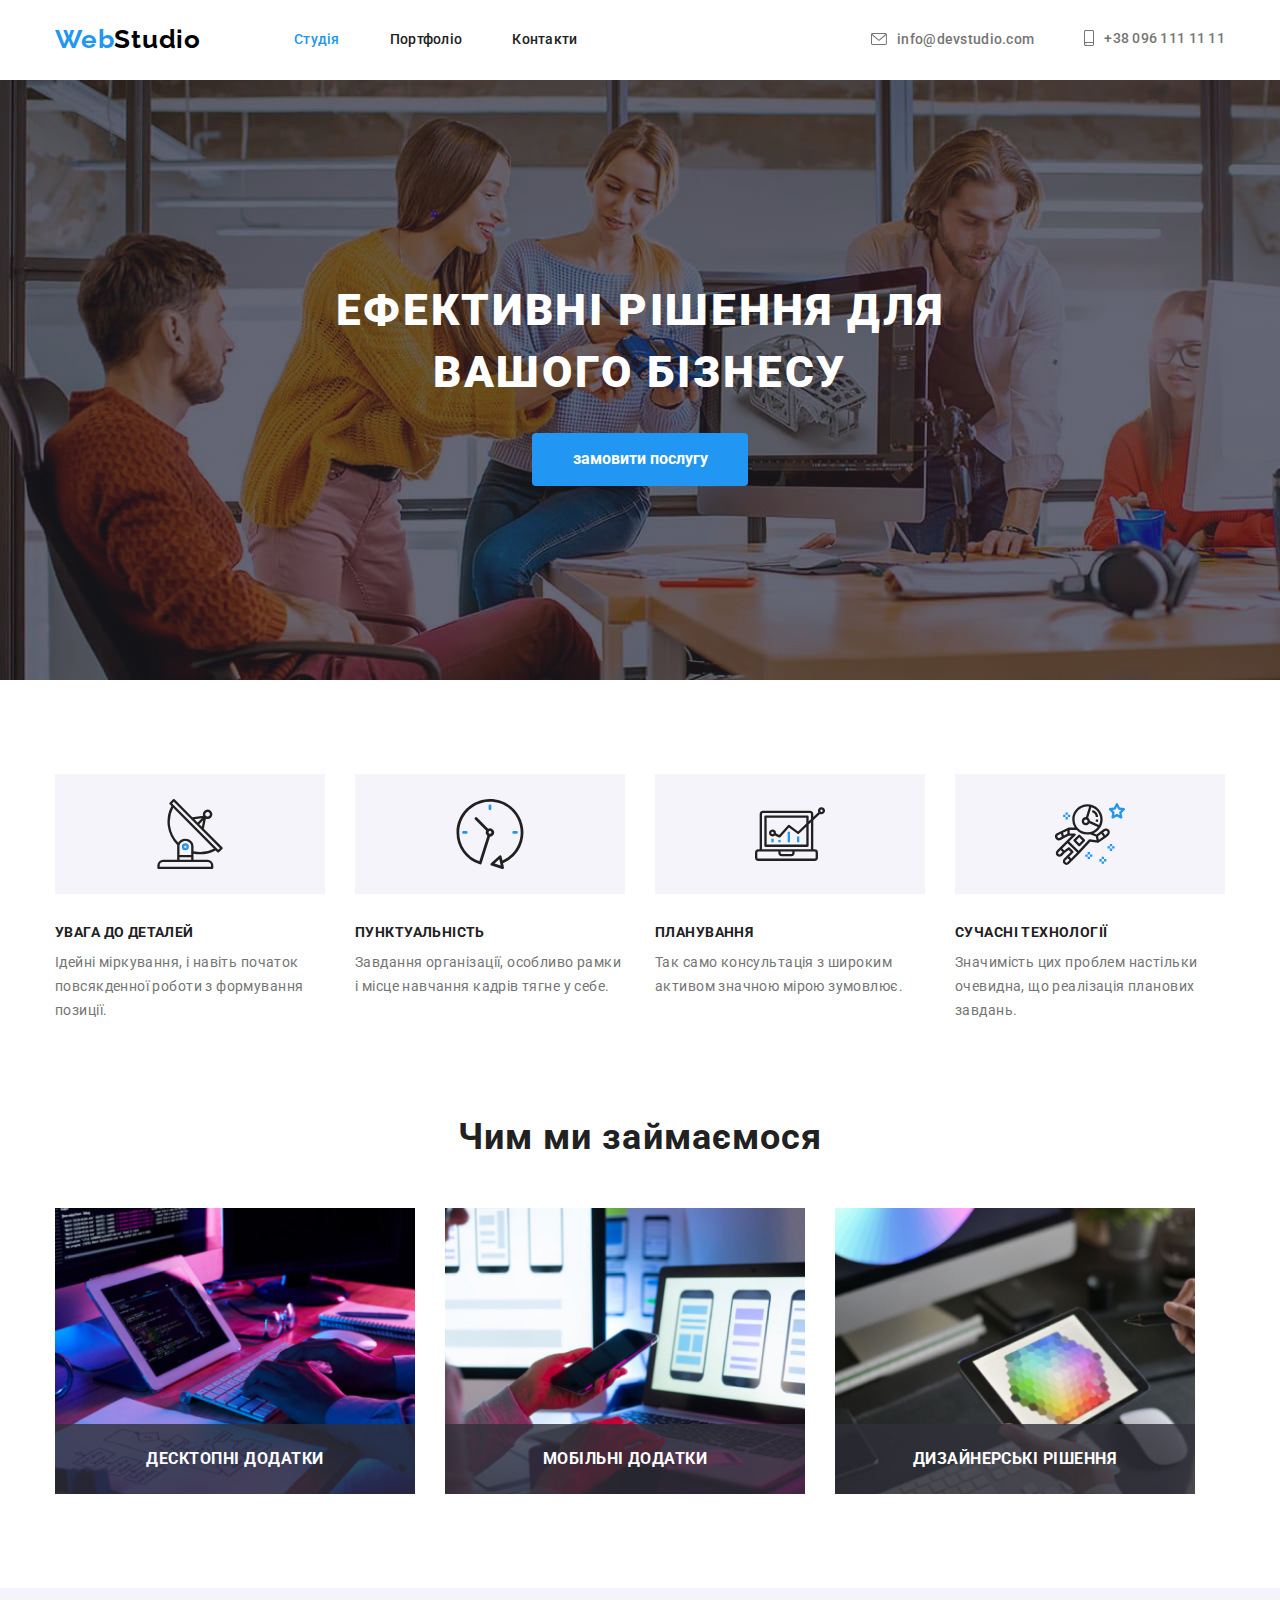
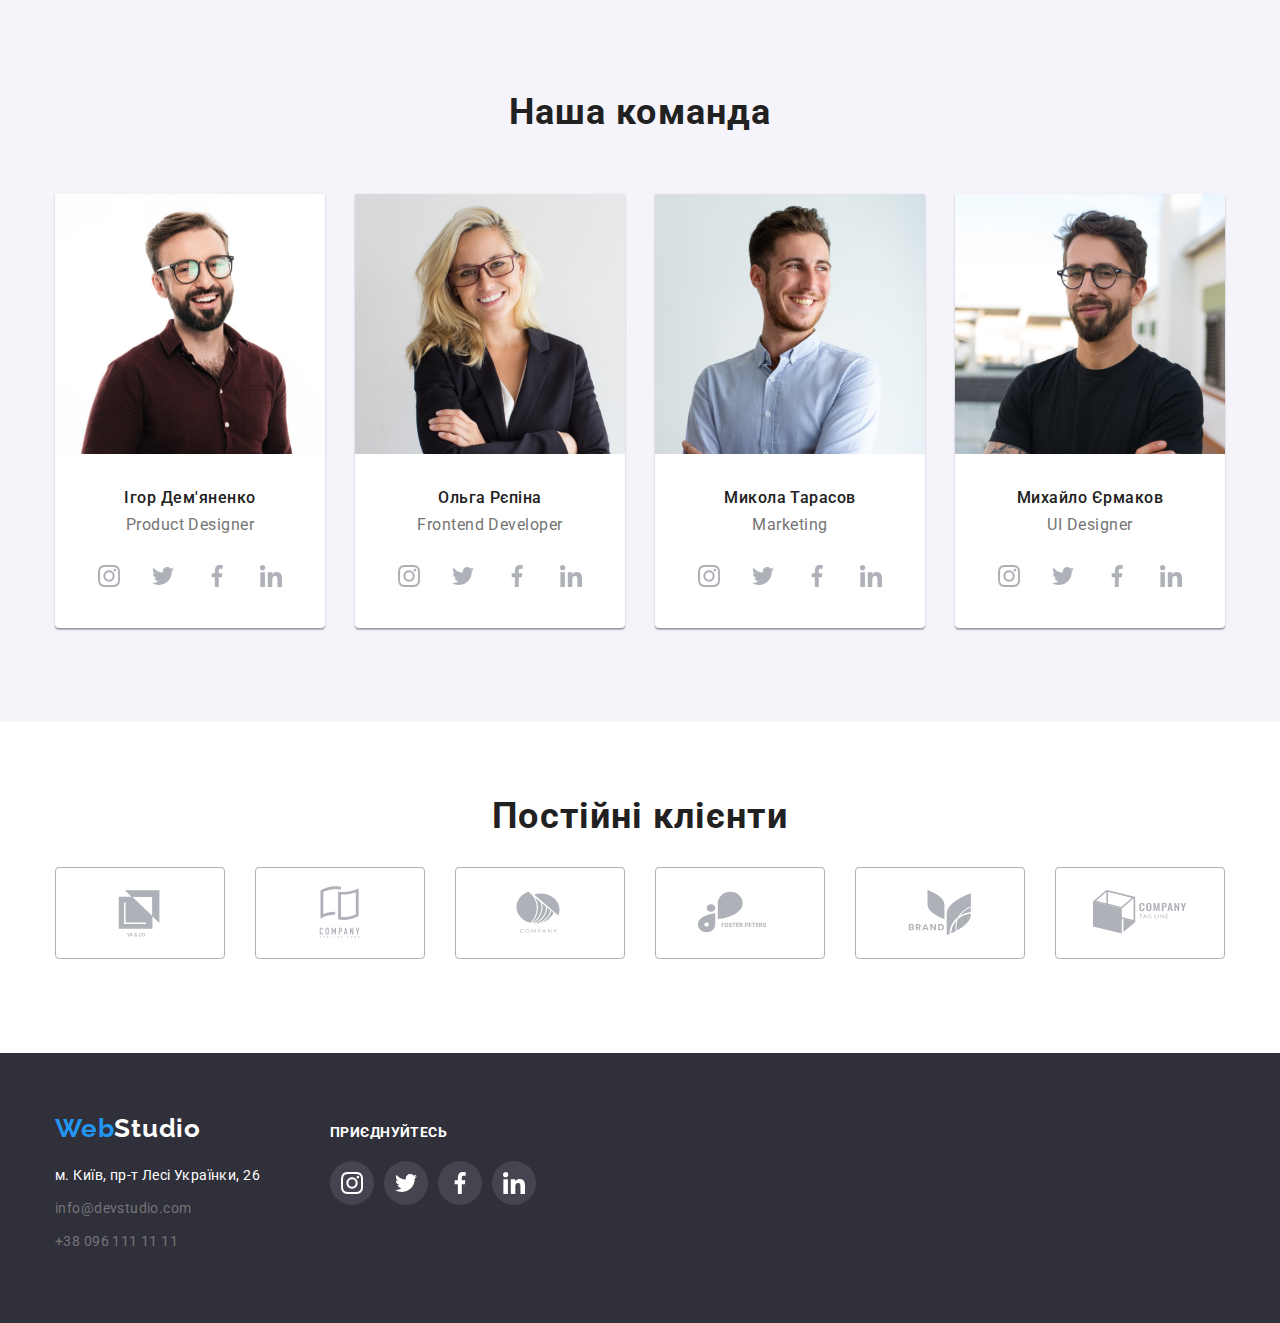
<file: index.html>
<!DOCTYPE html>
<html lang="uk">
  <head>
    <meta charset="UTF-8" />
    <meta http-equiv="X-UA-Compatible" content="IE=edge" />
    <meta name="viewport" content="width=device-width, initial-scale=1.0" />
    <title>WebStudio</title>
    <!-- GoogleFonts -->
    <link
      href="https://fonts.googleapis.com/css2?family=Raleway:wght@700&family=Roboto:wght@400;500;700;900&display=swap"
      rel="stylesheet"
    />
    <link
      rel="stylesheet"
      href="https://cdnjs.cloudflare.com/ajax/libs/modern-normalize/1.1.0/modern-normalize.min.css"
    />
    <!-- CSS -->
    <link rel="stylesheet" href="./css/styles.css" />
  </head>
  <body>
    <header>
      <div class="container">
        <nav class="main-nav">
          <a class="logo-webs" href="#">Web<span class="logo-studio">Studio</span></a>
          <ul class="links">
            <li class="item">
              <a class="link-studio current" href="./index.html">Студія</a>
            </li>
          
            <li class="item">
              <a class="link-portfolio" href="./portfolio.html">Портфоліо</a>
            </li>
            <li class="item">
              <a class="link-contacts" href="#">Контакти</a>
            </li>
          </ul>
        </nav>
        <!-- mail and telephone number -->
        <ul class="contacts">
          <li class="item item-mail">
            <a class="contacts-mail" href="mailto:info@devstudio.com">
              <svg class="envelope" width="16" height="12" ;>
                <use href="./images/icons.svg#icon-envelope"></use>
              </svg>
              info@devstudio.com</a
            >
          </li>
          <li class="item item-tel">
            <a class="contacts-tel" href="tel:+380961111111">
              <svg class="telephone" width="10" height="16" ;>
                <use href="./images/icons.svg#icon-smartphone"></use>
              </svg>
              +38 096 111 11 11</a
            >
          </li>
        </ul>
      </div>
    </header>
    <main>
      <section class="hero overlay">
        <div class="container main-hero">
          <h1 class="hero-slogan">
            Ефективні рішення для <br />
            вашого бізнесу
          </h1>
          <button data-modal-open class="button-hero pointer" type="button">замовити послугу

          </button>
        <div class="backdrop is-hidden" data-modal>
          <div class="modal">
            <button class="icon-svg" data-modal-close>
              <svg class="close" width="30" height="30" viewBox="0 0 30 30" fill="none" xmlns="http://www.w3.org/2000/svg">
                <circle cx="15" cy="15" r="15" fill="white" />
                <circle cx="15" cy="15" r="14.5" stroke="black" stroke-opacity="0.1" />
                <path
                  d="M21 10.1079L19.8921 9L15.5 13.3921L11.1079 9L10 10.1079L14.3921 14.5L10 18.8921L11.1079 20L15.5 15.6079L19.8921 20L21 18.8921L16.6079 14.5L21 10.1079Z"
                  fill="black" />
              </svg>


            </button>
          </div>
        </div>
        </div>
      </section>
      <!-- our advantages -->
      <section class="advantages-section">
        <div class="container">
          <ul class="advantages">
            <li class="item item-antenna">
              <div class="main-icons">
                <svg class="antenna" width="70" height="70">
                  <use href="./images/icons.svg#icon-antenna-1"></use>
                </svg>
              </div>
              <h3 class="headers">УВАГА ДО ДЕТАЛЕЙ</h3>
              <p class="text">
                Ідейні міркування, і навіть початок повсякденної роботи з формування позиції.
              </p>
            </li>
            <li class="item item-antenna">
              <div class="main-icons">
                <svg class="clock-1" width="70" height="70">
                  <use href="./images/icons.svg#icon-clock-1"></use>
                </svg>
              </div>
              <h3 class="headers">ПУНКТУАЛЬНІСТЬ</h3>
              <p class="text">
                Завдання організації, особливо рамки і місце навчання кадрів тягне у себе.
              </p>
            </li>
            <li class="item item-antenna">
              <div class="main-icons">
                <svg class="diagram-1" width="70" height="70">
                  <use href="./images/icons.svg#icon-diagram-1"></use>
                </svg>
              </div>
              <h3 class="headers">ПЛАНУВАННЯ</h3>
              <p class="text">Так само консультація з широким активом значною мірою зумовлює.</p>
            </li>
            <li class="item item-antenna">
              <div class="main-icons">
                <svg class="astronaut-1" width="70" height="70">
                  <use href="./images/icons.svg#icon-astronaut-1"></use>
                </svg>
              </div>
              <h3 class="headers">СУЧАСНІ ТЕХНОЛОГІЇ</h3>
              <p class="text">
                Значимість цих проблем настільки очевидна, що реалізація планових завдань.
              </p>
            </li>
          </ul>
        </div>
      </section>
      <!-- What do we do -->
      <section class="to-do">
        <div class="container to-do-section">
          <h2 class="header-work">Чим ми займаємося</h2>
          <ul class="our-works">
            <li class="works-item">
              <p class="text-bg">Десктопні додатки</p>
              <img src="./images/box_1.jpg" alt="приклади робот" width="370" height="294" />
            </li>
            <li class="works-item">
              <p class="text-bg">Мобільні додатки</p>
              <img src="./images/box_2.jpg" alt="приклади робот" width="370" height="294" />
            </li>
            <li class="works-item">
              <p class="text-bg">Дизайнерські рішення</p>
              <img src="./images/box_3.jpg" alt="приклади робот" width="370" height="294" />
            </li>
          </ul>
        </div>
      </section>
      <!-- our team -->
      <section class="team-section">
        <div class="container section-cont">
          <h2 class="team">Наша команда</h2>
          <ul class="team-members">
            <li class="team-item">
              <img src="./images/img1_(1).jpg" alt="працівник" width="270" height="260" />
              <div class="team-text">
                <h3 class="members">Ігор Дем'яненко</h3>
                <p class="possition">Product Designer</p>
                <div class="team-icons">
                  <ul class="icons-list-team">
                    <li>
                      <a class="team-links" href="#">
                        <svg class="ellipse-4" width="22" height="22" ;>
                          <use href="./images/icons.svg#icon-instagram-2"></use>
                        </svg>
                      </a>
                    </li>
                    <li>
                      <a class="team-links" href="#">
                        <svg class="ellipse-1" width="22" height="22" ;>
                          <use href="./images/icons.svg#icon-twitter-1"></use>
                        </svg>
                      </a>
                    </li>
                    <li>
                      <a class="team-links" href="#">
                        <svg class="ellipse-2" width="22" height="22" ;>
                          <use href="./images/icons.svg#icon-facebook-1"></use>
                        </svg>
                      </a>
                    </li>
                    <li>
                      <a class="team-links" href="#">
                        <svg class="ellipse-3" width="22" height="22" ;>
                          <use href="./images/icons.svg#icon-linkedin-1"></use>
                        </svg>
                      </a>
                    </li>
                  </ul>
                </div>
              </div>
            </li>
            <li class="team-item">
              <img src="./images/img2_(1).jpg" alt="працівник" width="270" height="260" />
              <div class="team-text">
                <h3 class="members">Ольга Рєпіна</h3>
                <p class="possition">Frontend Developer</p>
                <div class="team-icons">
                  <ul class="icons-list-team">
                    <li>
                      <a class="team-links" href="#">
                        <svg class="ellipse-4" width="22" height="22" ;>
                          <use href="./images/icons.svg#icon-instagram-2"></use>
                        </svg>
                      </a>
                    </li>
                    <li>
                      <a class="team-links" href="#">
                        <svg class="ellipse-1" width="22" height="22" ;>
                          <use href="./images/icons.svg#icon-twitter-1"></use>
                        </svg>
                      </a>
                    </li>
                    <li>
                      <a class="team-links" href="#">
                        <svg class="ellipse-2" width="22" height="22" ;>
                          <use href="./images/icons.svg#icon-facebook-1"></use>
                        </svg>
                      </a>
                    </li>
                    <li>
                      <a class="team-links" href="#">
                        <svg class="ellipse-3" width="22" height="22" ;>
                          <use href="./images/icons.svg#icon-linkedin-1"></use>
                        </svg>
                      </a>
                    </li>
                  </ul>
                </div>
              </div>
            </li>
            <li class="team-item">
              <img src="./images/img3_(1).jpg" alt="працівник" width="270" height="260" />
              <div class="team-text">
                <h3 class="members">Микола Тарасов</h3>
                <p class="possition">Marketing</p>
                <div class="team-icons">
                  <ul class="icons-list-team">
                    <li>
                      <a class="team-links" href="#">
                        <svg class="ellipse-4" width="22" height="22" ;>
                          <use href="./images/icons.svg#icon-instagram-2"></use>
                        </svg>
                      </a>
                    </li>
                    <li>
                      <a class="team-links" href="#">
                        <svg class="ellipse-1" width="22" height="22" ;>
                          <use href="./images/icons.svg#icon-twitter-1"></use>
                        </svg>
                      </a>
                    </li>
                    <li>
                      <a class="team-links" href="#">
                        <svg class="ellipse-2" width="22" height="22" ;>
                          <use href="./images/icons.svg#icon-facebook-1"></use>
                        </svg>
                      </a>
                    </li>
                    <li>
                      <a class="team-links" href="#">
                        <svg class="ellipse-3" width="22" height="22" ;>
                          <use href="./images/icons.svg#icon-linkedin-1"></use>
                        </svg>
                      </a>
                    </li>
                  </ul>
                </div>
              </div>
            </li>
            <li class="team-item">
              <img src="./images/img4_(1).jpg" alt="працівник" width="270" height="260" />
              <div class="team-text">
                <h3 class="members">Михайло Єрмаков</h3>
                <p class="possition">UI Designer</p>
                <div class="team-icons">
                  <ul class="icons-list-team">
                    <li>
                      <a class="team-links" href="#">
                        <svg class="ellipse-4" width="22" height="22" ;>
                          <use href="./images/icons.svg#icon-instagram-2"></use>
                        </svg>
                      </a>
                    </li>
                    <li>
                      <a class="team-links" href="#">
                        <svg class="ellipse-1" width="22" height="22" ;>
                          <use href="./images/icons.svg#icon-twitter-1"></use>
                        </svg>
                      </a>
                    </li>
                    <li>
                      <a class="team-links" href="#">
                        <svg class="ellipse-2" width="22" height="22" ;>
                          <use href="./images/icons.svg#icon-facebook-1"></use>
                        </svg>
                      </a>
                    </li>
                    <li>
                      <a class="team-links" href="#">
                        <svg class="ellipse-3" width="22" height="22" ;>
                          <use href="./images/icons.svg#icon-linkedin-1"></use>
                        </svg>
                      </a>
                    </li>
                  </ul>
                </div>
              </div>
            </li>
          </ul>
        </div>
      </section>
      <section class="icons-clients-comp">
        <div class="container second">
          <h2 class="clients-comp">Постійні клієнти</h2>

          <ul class="parameters">
            <li class="icons-list">
              <a class="company-icons" href="#">
                <svg class="clients-colors" width="106" height="60">
                  <use href="./images/icons.svg#icon-Client1"></use>
                </svg>
              </a>
            </li>
            <li class="icons-list">
              <a class="company-icons" href="#">
                <svg class="clients-colors" width="106" height="60">
                  <use href="./images/icons.svg#icon-client2"></use>
                </svg>
              </a>
            </li>
            <li class="icons-list">
              <a class="company-icons" href="#">
                <svg class="clients-colors" width="106" height="60">
                  <use href="./images/icons.svg#icon-client3"></use>
                </svg>
              </a>
            </li>
            <li class="icons-list">
              <a class="company-icons" href="#">
                <svg class="clients-colors" width="106" height="60">
                  <use href="./images/icons.svg#icon-client4"></use>
                </svg>
              </a>
            </li>
            <li class="icons-list">
              <a class="company-icons" href="#">
                <svg class="clients-colors" width="106" height="60">
                  <use href="./images/icons.svg#icon-client5"></use>
                </svg>
              </a>
            </li>
            <li class="icons-list">
              <a class="company-icons" href="#">
                <svg class="clients-colors" width="106" height="60">
                  <use href="./images/icons.svg#icon-iconclien6"></use>
                </svg>
              </a>
            </li>
          </ul>
        </div>
      </section>
    </main>
    <footer class="footer">
      <div class="footer-block container">
        <div class="footer-cont">
          <a class="logo-web" href="#">Web<span class="logo-studio-footer">Studio</span></a>
          <address>
            <ul class="advantages-footer">
              <li class="footer-item">
                <a class="adress" href="#">м. Київ, пр-т Лесі Українки, 26</a>
              </li>
              <li class="footer-item">
                <a class="contacts-mail-footer" href="mailto:info@devstudio.com"
                  >info@devstudio.com</a
                >
              </li>
              <li class="footer-item">
                <a class="contacts-tel-footer" href="tel:+380961111111">+38 096 111 11 11</a>
              </li>
            </ul>
          </address>
        </div>
        <div class="foot-par">
          <p class="footer-text-header">Приєднуйтесь</p>
          <ul class="social-accounts">
            <li class="social-items">
              <a class="icons-footers" href="#">
                <svg class="icons-footer" width="22" height="22">
                  <use href="./images/icons.svg#icon-instagram-2"></use>
                </svg>
              </a>
            </li>
            <li class="social-items">
              <a class="icons-footers" href="#">
                <svg class="icons-footer" width="22" height="22">
                  <use href="./images/icons.svg#icon-twitter-1"></use>
                </svg>
              </a>
            </li>
            <li class="social-items">
              <a class="icons-footers" href="#">
                <svg class="icons-footer" width="22" height="22">
                  <use href="./images/icons.svg#icon-facebook-1"></use>
                </svg>
              </a>
            </li>
            <li class="social-items">
              <a class="icons-footers" href="#">
                <svg class="icons-footer" width="22" height="22">
                  <use href="./images/icons.svg#icon-linkedin-1"></use>
                </svg>
              </a>
            </li>
          </ul>
        </div>
      </div>
    </footer>
    <script src="./JS/modal.js"></script>
  </body>
</html>
</file>
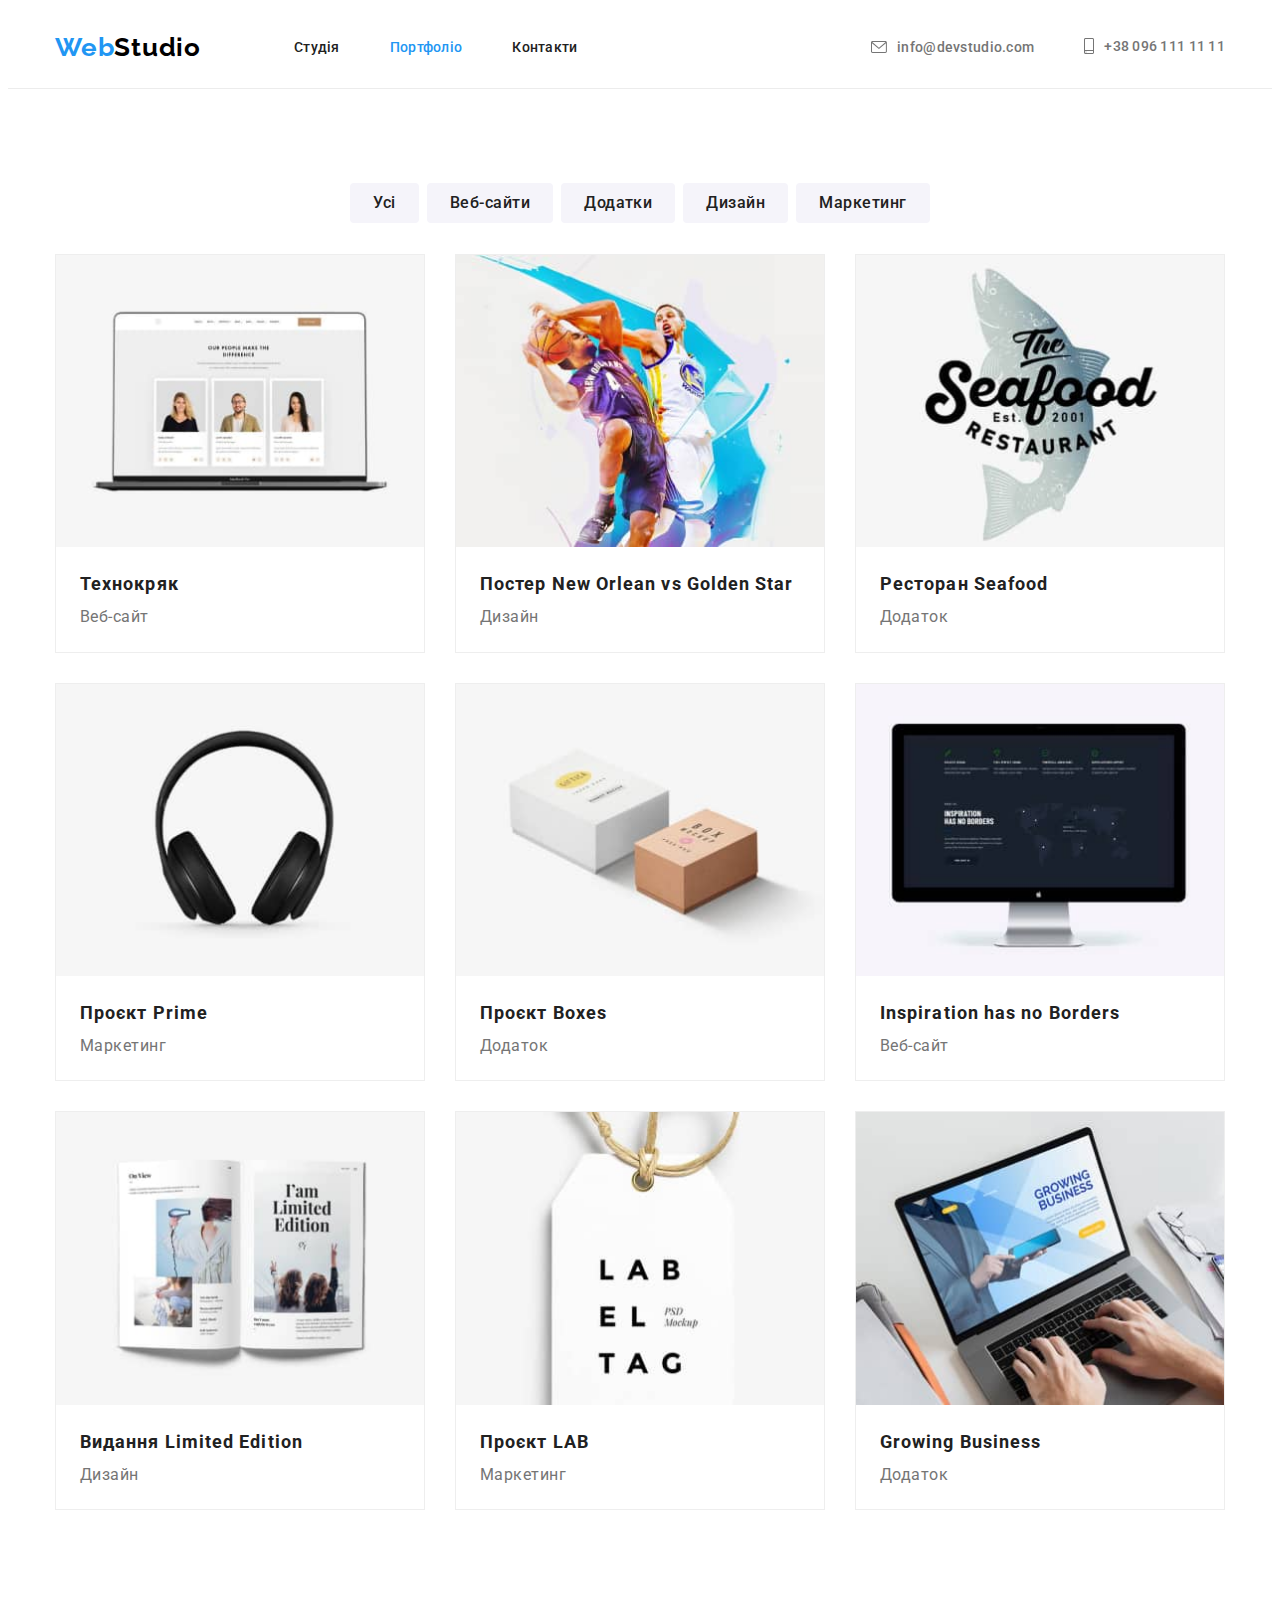
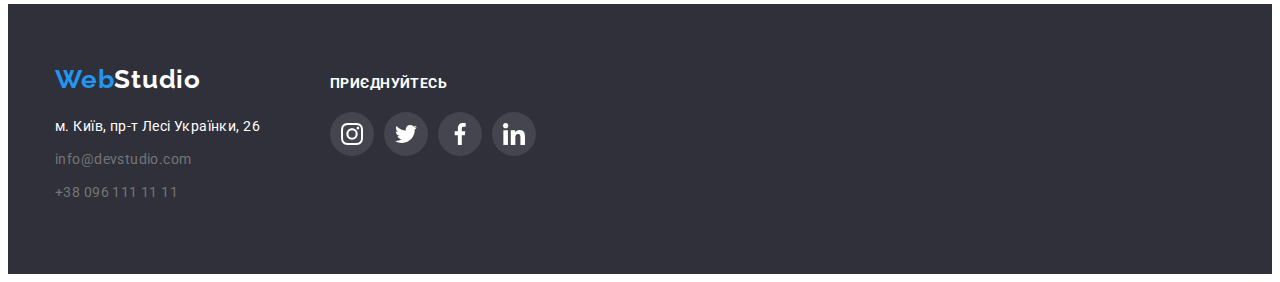
<file: portfolio.html>
<!DOCTYPE html>
<html lang="uk">

<head>
  <meta charset="UTF-8" />
  <meta http-equiv="X-UA-Compatible" content="IE=edge" />
  <meta name="viewport" content="width=device-width, initial-scale=1.0" />
  <title>WebStudio</title>
  <!-- GoogleFonts -->
  <link href="https://fonts.googleapis.com/css2?family=Raleway:wght@700&family=Roboto:wght@400;500;700;900&display=swap"
    rel="stylesheet" />
  <link rel="stylesheet" href="./css/styles.css" />
</head>

<body>
  <header class="border">
    <div class="container">
      <nav class="main-nav">
        <a class="logo-webs" href="#">Web<span class="logo-studio">Studio</span></a>
        <ul class="links">
          <li class="item">
            <a class="link-studio" href="./index.html">Студія</a>
          </li>
          <li class="item">
            <a class="link-portfolio current" href="./portfolio.html">Портфоліо</a>
          </li>
          <li class="item">
            <a class="link-contacts" href="#">Контакти</a>
          </li>
        </ul>
      </nav>
      <!-- mail and telephone number -->

      <ul class="contacts">
        <li class="item item-mail">
          <a class="contacts-mail" href="mailto:info@devstudio.com">
            <svg class="envelope" width="16px" height="12px" ;>
              <use href="./images/icons.svg#icon-envelope"></use>
            </svg>
            info@devstudio.com</a>
        </li>
        <li class="item item-tel">
          <a class="contacts-tel" href="tel:+380961111111">
            <svg class="telephone" width="10" height="16" ;>
              <use href="./images/icons.svg#icon-smartphone"></use>
            </svg>
            +38 096 111 11 11</a>
        </li>
      </ul>
    </div>
  </header>
  <!-- main-navigation -->
  <main>
    <section class="portfolio-cont">
      <div class="container">
        <h1 hidden>portfolio</h1>
        <ul class="main-nav-filter">
          <li class="item"><button class="button" type="button">Усі</button></li>
          <li class="item"><button class="button" type="button">Веб-сайти</button></li>
          <li class="item"><button class="button" type="button">Додатки</button></li>
          <li class="item"><button class="button" type="button">Дизайн</button></li>
          <li class="item"><button class="button" type="button">Маркетинг</button></li>
        </ul>
        <ul class="our-web">
          <li class="web-item">
              <a class="sides" href="#">
                  <div class="overlays">
                <img src="./images/portfolio/1.jpg" alt="приклади сайтів" width="370" height="294" />
                <p class="port-text"> Ресурс пропонує комплексні пропозиції з різним рівнем функціоналу та сервісів. Все
                  це дозволить
                  відвідувачу отримати
                  вичерпні відомості про компанію чи приватну особу.</p>
                </div>
                <div class="text-work">
                  <h2 class="header-portofolio">Технокряк</h2>
                  <p class="text-portfolio">Веб-сайт</p>
                  </div>
              </a>
            
      </li>
      <li class="web-item">
<a class="sides" href="#">
  <div class="overlays">
    <p class="port-text"> Ресурс пропонує комплексні пропозиції з різним рівнем функціоналу та сервісів. Все це
      дозволить
      відвідувачу отримати
      вичерпні відомості про компанію чи приватну особу.</p>
    <img src="./images/portfolio/img2.jpg" alt="приклади сайтів" width="370" height="294" />
  </div>
            <div class="text-work">
              <h2 class="header-portofolio">Постер New Orlean vs Golden Star</h2>
       <p class="text-portfolio">Дизайн</p>
            </div>
          </a>

      </li>
      <li class="web-item">
              <a class="sides" href="#">
                <div class="overlays">
                  <p class="port-text"> Ресурс пропонує комплексні пропозиції з різним рівнем функціоналу та сервісів. Все це
                    дозволить
                    відвідувачу отримати
                    вичерпні відомості про компанію чи приватну особу.</p>
                  <img src="./images/portfolio/img3.jpg" alt="приклади сайтів" width="370" height="294" />
                </div>
            <div class="text-work">
              <h2 class="header-portofolio">Ресторан Seafood</h2>
              <p class="text-portfolio">Додаток</p>
            </div>
          </a>
       
      </li>
      <li class="web-item">
      <a class="sides" href="#">
        <div class="overlays">
          <p class="port-text"> Ресурс пропонує комплексні пропозиції з різним рівнем функціоналу та сервісів. Все це
            дозволить
            відвідувачу отримати
            вичерпні відомості про компанію чи приватну особу.</p>
          <img src="./images/portfolio/img4.jpg" alt="приклади сайтів" width="370" height="294" />
        </div>
            <div class="text-work">
              <h2 class="header-portofolio">Проєкт Prime</h2>
              <p class="text-portfolio">Маркетинг</p>
            </div>
          </a>
       

      </li>
      <li class="web-item">
      <a class="sides" href="#">
        <div class="overlays">
          <p class="port-text"> Ресурс пропонує комплексні пропозиції з різним рівнем функціоналу та сервісів. Все це
            дозволить
            відвідувачу отримати
            вичерпні відомості про компанію чи приватну особу.</p>
          <img src="./images/portfolio/img5.jpg" alt="приклади сайтів" width="370" height="294" />
        </div>
            <div class="text-work">
              <h2 class="header-portofolio">Проєкт Boxes</h2>
              <p class="text-portfolio">Додаток</p>
            </div>
          </a>
       
      </li>
      <li class="web-item">
      <a class="sides" href="#">
        <div class="overlays">
          <p class="port-text"> Ресурс пропонує комплексні пропозиції з різним рівнем функціоналу та сервісів. Все це
            дозволить
            відвідувачу отримати
            вичерпні відомості про компанію чи приватну особу.</p>
          <img src="./images/portfolio/img6.jpg" alt="приклади сайтів" width="370" height="294" />
        </div>
            <div class="text-work">
              <h2 class="header-portofolio">Inspiration has no Borders</h2>
              <p class="text-portfolio">Веб-сайт</p>
            </div>
          </a>
       
      </li>
      <li class="web-item">
      <a class="sides" href="#">
        <div class="overlays">
          <p class="port-text"> Ресурс пропонує комплексні пропозиції з різним рівнем функціоналу та сервісів. Все це
            дозволить
            відвідувачу отримати
            вичерпні відомості про компанію чи приватну особу.</p>
            <img src="./images/portfolio/img7.jpg" alt="приклади сайтів" width="370" height="294" />
            </div>
            <div class="text-work">
              <h2 class="header-portofolio">Видання Limited Edition</h2>
              <p class="text-portfolio">Дизайн</p>
            </div>
          </a>
       
      </li>
      <li class="web-item">
      <a class="sides" href="#">
        <div class="overlays">
          <p class="port-text"> Ресурс пропонує комплексні пропозиції з різним рівнем функціоналу та сервісів. Все це
            дозволить
            відвідувачу отримати
            вичерпні відомості про компанію чи приватну особу.</p>
          <img src="./images/portfolio/img8.jpg" alt="приклади сайтів" width="370" height="294" />
        </div>
            <div class="text-work">
              <h2 class="header-portofolio">Проєкт LAB</h2>
              <p class="text-portfolio">Маркетинг</p>
            </div>
          </a>
       
      </li>
      <li class="web-item">
      <a class="sides" href="#">
        <div class="overlays">
          <p class="port-text"> Ресурс пропонує комплексні пропозиції з різним рівнем функціоналу та сервісів. Все це
            дозволить
            відвідувачу отримати
            вичерпні відомості про компанію чи приватну особу.</p>
          <img src="./images/portfolio/img9.jpg" alt="приклади сайтів" width="370" height="294" />
        </div>
            <div class="text-work">
              <h2 class="header-portofolio">Growing Business</h2>
              <p class="text-portfolio">Додаток</p>
            </div>
          </a>
       
      </li>
      </ul>
      </div>
    </section>
  </main>
  <footer class="footer">
    <div class="footer-block container">
      <div class="footer-cont">
        <a class="logo-web" href="#">Web<span class="logo-studio-footer">Studio</span></a>
        <address>
          <ul class="advantages-footer">
            <li class="footer-item">
              <a class="adress" href="#">м. Київ, пр-т Лесі Українки, 26</a>
            </li>
            <li class="footer-item">
              <a class="contacts-mail-footer" href="mailto:info@devstudio.com">info@devstudio.com</a>
            </li>
            <li class="footer-item">
              <a class="contacts-tel-footer" href="tel:+380961111111">+38 096 111 11 11</a>
            </li>
          </ul>
        </address>
      </div>
      <div class="foot-par">
        <h2 class="footer-text-header">Приєднуйтесь</h2>
        <ul class="social-accounts">
          <li class="social-items">
            <a class="icons-footers" href="#">
              <svg class="icons-footer" width="22" height="22">
                <use href="./images/icons.svg#icon-instagram-2"></use>
              </svg>
            </a>
          </li>
          <li class="social-items">
            <a class="icons-footers" href="#">
              <svg class="icons-footer" width="22" height="22">
                <use href="./images/icons.svg#icon-twitter-1"></use>
              </svg>
            </a>
          </li>
          <li class="social-items">
            <a class="icons-footers" href="#">
              <svg class="icons-footer" width="22px" height="22px">
                <use href="./images/icons.svg#icon-facebook-1"></use>
              </svg>
            </a>
          </li>
          <li class="social-items">
            <a class="icons-footers" href="#">
              <svg class="icons-footer" width="22" height="22">
                <use href="./images/icons.svg#icon-linkedin-1"></use>
              </svg>
            </a>
          </li>
        </ul>
      </div>
    </div>
  </footer>
</body>
</html>
</file>
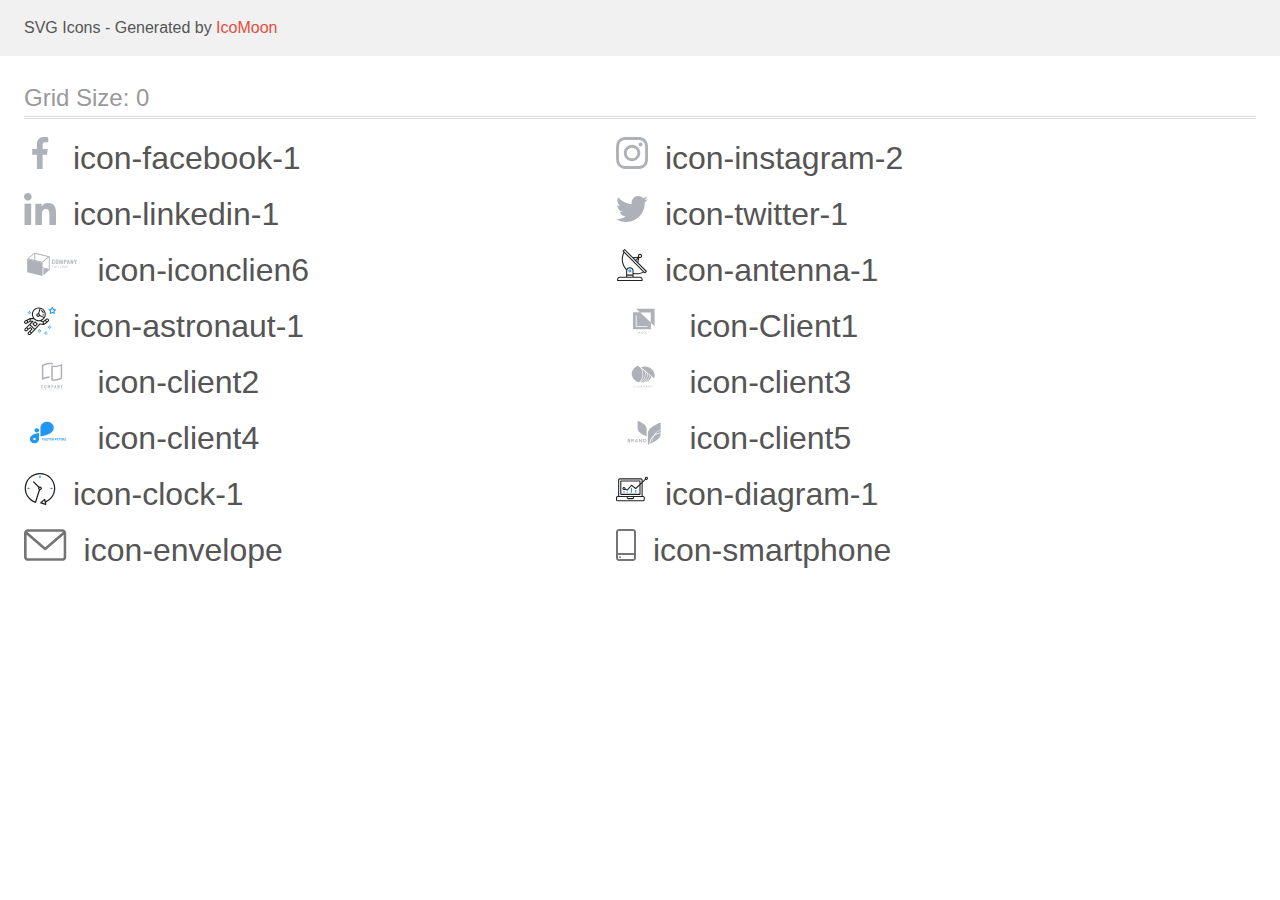
<file: images/icomoon/demo.html>
<!doctype html>
<html>
<head>
    <title>IcoMoon - SVG Icons</title>
    <meta charset="utf-8">
    <meta name="viewport" content="width=device-width, initial-scale=1">
    <link rel="stylesheet" href="demo-files/demo.css">
    <link rel="stylesheet" href="style.css">
</head>
<body>
<svg aria-hidden="true" style="position: absolute; width: 0; height: 0; overflow: hidden;" version="1.1" xmlns="http://www.w3.org/2000/svg" xmlns:xlink="http://www.w3.org/1999/xlink">
<defs>
<symbol id="icon-facebook-1" viewBox="0 0 32 32">
<path fill="#afb1b8" style="fill: var(--color1, #afb1b8)" d="M21.329 5.313h2.921v-5.088c-0.504-0.069-2.237-0.225-4.256-0.225-4.212 0-7.097 2.649-7.097 7.519v4.481h-4.648v5.688h4.648v14.312h5.699v-14.311h4.46l0.708-5.688h-5.169v-3.919c0.001-1.644 0.444-2.769 2.735-2.769z"></path>
</symbol>
<symbol id="icon-instagram-2" viewBox="0 0 32 32">
<path fill="#afb1b8" style="fill: var(--color1, #afb1b8)" d="M31.969 9.408c-0.075-1.7-0.35-2.869-0.744-3.882-0.406-1.075-1.032-2.038-1.851-2.838-0.8-0.813-1.769-1.444-2.832-1.844-1.019-0.394-2.182-0.669-3.882-0.744-1.713-0.081-2.257-0.1-6.601-0.1s-4.888 0.019-6.595 0.094c-1.7 0.075-2.869 0.35-3.882 0.744-1.075 0.406-2.038 1.031-2.838 1.85-0.813 0.8-1.444 1.769-1.844 2.832-0.394 1.019-0.669 2.182-0.744 3.882-0.081 1.713-0.1 2.257-0.1 6.601s0.019 4.888 0.094 6.595c0.075 1.7 0.35 2.869 0.744 3.882 0.406 1.075 1.038 2.038 1.85 2.838 0.8 0.813 1.769 1.444 2.832 1.844 1.019 0.394 2.182 0.669 3.882 0.744 1.706 0.075 2.25 0.094 6.595 0.094s4.888-0.019 6.595-0.094c1.7-0.075 2.869-0.35 3.882-0.744 2.151-0.832 3.851-2.532 4.682-4.682 0.394-1.019 0.669-2.182 0.744-3.882 0.075-1.707 0.094-2.251 0.094-6.595s-0.006-4.888-0.081-6.595zM29.087 22.473c-0.069 1.563-0.331 2.407-0.55 2.969-0.538 1.394-1.644 2.5-3.038 3.038-0.563 0.219-1.413 0.481-2.969 0.55-1.688 0.075-2.194 0.094-6.464 0.094s-4.782-0.019-6.464-0.094c-1.563-0.069-2.407-0.331-2.969-0.55-0.694-0.256-1.325-0.663-1.838-1.194-0.531-0.519-0.938-1.144-1.194-1.838-0.219-0.563-0.481-1.413-0.55-2.969-0.075-1.688-0.094-2.194-0.094-6.464s0.019-4.782 0.094-6.464c0.069-1.563 0.331-2.407 0.55-2.969 0.256-0.694 0.663-1.325 1.2-1.838 0.519-0.531 1.144-0.938 1.838-1.194 0.563-0.219 1.413-0.481 2.969-0.55 1.688-0.075 2.194-0.094 6.464-0.094 4.276 0 4.782 0.019 6.464 0.094 1.563 0.069 2.407 0.331 2.969 0.55 0.694 0.256 1.325 0.662 1.838 1.194 0.531 0.519 0.938 1.144 1.194 1.838 0.219 0.563 0.481 1.413 0.55 2.969 0.075 1.688 0.094 2.194 0.094 6.464s-0.019 4.77-0.094 6.458z"></path>
<path fill="#afb1b8" style="fill: var(--color1, #afb1b8)" d="M16.059 7.783c-4.538 0-8.22 3.682-8.22 8.22s3.682 8.22 8.22 8.22c4.539 0 8.22-3.682 8.22-8.22s-3.682-8.22-8.22-8.22zM16.059 21.335c-2.944 0-5.332-2.388-5.332-5.332s2.388-5.332 5.332-5.332c2.944 0 5.332 2.388 5.332 5.332s-2.388 5.332-5.332 5.332z"></path>
<path fill="#afb1b8" style="fill: var(--color1, #afb1b8)" d="M26.524 7.458c0 1.060-0.859 1.919-1.919 1.919s-1.919-0.859-1.919-1.919c0-1.060 0.859-1.919 1.919-1.919s1.919 0.859 1.919 1.919z"></path>
</symbol>
<symbol id="icon-linkedin-1" viewBox="0 0 32 32">
<path fill="#afb1b8" style="fill: var(--color1, #afb1b8)" d="M31.992 32v-0.001h0.008v-11.736c0-5.741-1.236-10.164-7.948-10.164-3.227 0-5.392 1.771-6.276 3.449h-0.093v-2.913h-6.364v21.364h6.627v-10.579c0-2.785 0.528-5.479 3.977-5.479 3.399 0 3.449 3.179 3.449 5.657v10.401h6.62z"></path>
<path fill="#afb1b8" style="fill: var(--color1, #afb1b8)" d="M0.528 10.636h6.635v21.364h-6.635v-21.364z"></path>
<path fill="#afb1b8" style="fill: var(--color1, #afb1b8)" d="M3.843 0c-2.121 0-3.843 1.721-3.843 3.843s1.721 3.879 3.843 3.879c2.121 0 3.843-1.757 3.843-3.879-0.001-2.121-1.723-3.843-3.843-3.843v0z"></path>
</symbol>
<symbol id="icon-twitter-1" viewBox="0 0 32 32">
<path fill="#afb1b8" style="fill: var(--color1, #afb1b8)" d="M32 6.078c-1.19 0.522-2.458 0.868-3.78 1.036 1.36-0.812 2.398-2.088 2.886-3.626-1.268 0.756-2.668 1.29-4.16 1.588-1.204-1.282-2.92-2.076-4.792-2.076-3.632 0-6.556 2.948-6.556 6.562 0 0.52 0.044 1.020 0.152 1.496-5.454-0.266-10.28-2.88-13.522-6.862-0.566 0.982-0.898 2.106-0.898 3.316 0 2.272 1.17 4.286 2.914 5.452-1.054-0.020-2.088-0.326-2.964-0.808 0 0.020 0 0.046 0 0.072 0 3.188 2.274 5.836 5.256 6.446-0.534 0.146-1.116 0.216-1.72 0.216-0.42 0-0.844-0.024-1.242-0.112 0.85 2.598 3.262 4.508 6.13 4.57-2.232 1.746-5.066 2.798-8.134 2.798-0.538 0-1.054-0.024-1.57-0.090 2.906 1.874 6.35 2.944 10.064 2.944 12.072 0 18.672-10 18.672-18.668 0-0.29-0.010-0.57-0.024-0.848 1.302-0.924 2.396-2.078 3.288-3.406z"></path>
</symbol>
<symbol id="icon-iconclien6" viewBox="0 0 57 32">
<path fill="#afb1b8" style="fill: var(--color1, #afb1b8)" d="M28.493 14.618c-0.236-0.315-0.349-0.686-0.323-1.061v-1.538c0-0.471 0.107-0.83 0.321-1.075s0.581-0.367 1.102-0.366c0.489 0 0.836 0.104 1.042 0.313 0.224 0.266 0.333 0.592 0.308 0.92v0.361h-0.875v-0.366c0.003-0.12-0.005-0.24-0.025-0.358-0.013-0.081-0.057-0.156-0.125-0.213-0.090-0.061-0.203-0.091-0.317-0.083-0.12-0.008-0.239 0.024-0.333 0.088-0.076 0.063-0.127 0.145-0.145 0.235-0.025 0.126-0.037 0.253-0.034 0.38v1.866c-0.014 0.18 0.025 0.36 0.112 0.524 0.044 0.055 0.104 0.099 0.175 0.127s0.149 0.038 0.226 0.029c0.112 0.008 0.223-0.022 0.31-0.084 0.071-0.061 0.117-0.141 0.13-0.227 0.020-0.124 0.030-0.249 0.027-0.374v-0.379h0.875v0.346c0.025 0.342-0.082 0.682-0.303 0.967-0.201 0.228-0.544 0.343-1.047 0.343s-0.884-0.122-1.1-0.375z"></path>
<path fill="#afb1b8" style="fill: var(--color1, #afb1b8)" d="M32.137 14.633c-0.221-0.239-0.332-0.588-0.332-1.050v-1.617c0-0.457 0.11-0.802 0.332-1.037s0.591-0.351 1.109-0.35c0.515 0 0.882 0.117 1.103 0.35 0.221 0.235 0.333 0.58 0.333 1.037v1.617c0 0.457-0.112 0.807-0.337 1.048s-0.591 0.361-1.1 0.361c-0.509 0-0.886-0.122-1.109-0.36zM33.654 14.245c0.079-0.15 0.115-0.314 0.105-0.479v-1.98c0.010-0.161-0.025-0.322-0.103-0.469-0.044-0.057-0.106-0.101-0.179-0.129s-0.152-0.037-0.231-0.027c-0.079-0.009-0.159 0-0.231 0.028s-0.135 0.072-0.18 0.129c-0.080 0.146-0.116 0.308-0.105 0.469v1.99c-0.011 0.165 0.025 0.329 0.105 0.479 0.051 0.050 0.114 0.091 0.185 0.119s0.147 0.042 0.225 0.042c0.078 0 0.154-0.014 0.225-0.042s0.134-0.068 0.185-0.119v-0.009z"></path>
<path fill="#afb1b8" style="fill: var(--color1, #afb1b8)" d="M35.735 10.626h0.942l0.708 2.984 0.725-2.984h0.917l0.092 4.308h-0.678l-0.072-2.994-0.699 2.994h-0.544l-0.725-3.005-0.067 3.005h-0.685l0.085-4.308z"></path>
<path fill="#afb1b8" style="fill: var(--color1, #afb1b8)" d="M40.176 10.626h1.468c0.846 0 1.268 0.408 1.268 1.223 0 0.781-0.445 1.171-1.335 1.17h-0.5v1.915h-0.906l0.005-4.308zM41.43 12.467c0.090 0.010 0.18 0.003 0.266-0.021s0.165-0.063 0.232-0.115c0.104-0.146 0.15-0.316 0.13-0.486 0.005-0.131-0.010-0.263-0.044-0.391-0.013-0.043-0.036-0.083-0.067-0.118s-0.070-0.065-0.114-0.087c-0.126-0.052-0.265-0.076-0.404-0.069h-0.352v1.287h0.352z"></path>
<path fill="#afb1b8" style="fill: var(--color1, #afb1b8)" d="M44.218 10.626h0.973l0.998 4.308h-0.844l-0.197-0.993h-0.868l-0.203 0.993h-0.857l0.998-4.308zM45.050 13.441l-0.339-1.808-0.339 1.808h0.678z"></path>
<path fill="#afb1b8" style="fill: var(--color1, #afb1b8)" d="M46.996 10.626h0.634l1.214 2.457v-2.457h0.752v4.308h-0.603l-1.221-2.565v2.565h-0.777l0.002-4.308z"></path>
<path fill="#afb1b8" style="fill: var(--color1, #afb1b8)" d="M51.357 13.291l-1.009-2.659h0.85l0.616 1.708 0.578-1.708h0.832l-0.997 2.659v1.642h-0.87v-1.642z"></path>
<path fill="#afb1b8" style="fill: var(--color1, #afb1b8)" d="M29.892 16.817v0.225h-0.739v1.75h-0.31v-1.75h-0.743v-0.225h1.792z"></path>
<path fill="#afb1b8" style="fill: var(--color1, #afb1b8)" d="M32.209 18.793h-0.239c-0.024 0.001-0.048-0.005-0.067-0.019-0.018-0.011-0.032-0.027-0.040-0.045l-0.214-0.469h-1.026l-0.214 0.469c-0.006 0.020-0.017 0.038-0.033 0.053-0.019 0.013-0.043 0.020-0.067 0.019h-0.239l0.906-1.976h0.315l0.917 1.968zM30.709 18.059h0.855l-0.362-0.804c-0.027-0.061-0.049-0.123-0.067-0.186-0.013 0.038-0.024 0.073-0.034 0.105l-0.033 0.083-0.359 0.802z"></path>
<path fill="#afb1b8" style="fill: var(--color1, #afb1b8)" d="M33.771 18.599c0.057 0.003 0.114 0.003 0.17 0 0.049-0.004 0.097-0.012 0.145-0.023 0.044-0.009 0.088-0.021 0.13-0.036 0.040-0.014 0.080-0.031 0.121-0.048v-0.444h-0.362c-0.009 0-0.018-0.001-0.026-0.003s-0.016-0.007-0.023-0.012c-0.006-0.004-0.011-0.010-0.014-0.016s-0.005-0.013-0.004-0.020v-0.152h0.703v0.757c-0.057 0.035-0.118 0.067-0.181 0.094-0.065 0.028-0.132 0.050-0.201 0.067-0.074 0.019-0.15 0.032-0.227 0.041-0.088 0.008-0.176 0.013-0.264 0.012-0.156 0.001-0.311-0.024-0.457-0.073-0.136-0.047-0.259-0.117-0.362-0.206-0.101-0.090-0.18-0.196-0.234-0.313-0.057-0.131-0.085-0.27-0.083-0.41-0.002-0.141 0.026-0.281 0.082-0.413 0.052-0.117 0.132-0.224 0.234-0.313 0.103-0.089 0.227-0.159 0.362-0.205 0.155-0.050 0.32-0.075 0.486-0.074 0.084-0 0.169 0.006 0.252 0.017 0.074 0.010 0.146 0.027 0.216 0.050 0.063 0.021 0.124 0.047 0.181 0.078 0.056 0.031 0.108 0.065 0.158 0.103l-0.087 0.122c-0.007 0.011-0.017 0.021-0.029 0.027s-0.027 0.010-0.041 0.010c-0.020-0.001-0.040-0.006-0.056-0.016-0.027-0.013-0.056-0.028-0.089-0.047-0.038-0.021-0.079-0.039-0.121-0.053-0.054-0.019-0.11-0.033-0.167-0.044-0.076-0.012-0.153-0.018-0.23-0.017-0.12-0.001-0.238 0.017-0.35 0.055-0.101 0.035-0.192 0.088-0.266 0.156-0.075 0.071-0.132 0.155-0.169 0.246-0.081 0.214-0.081 0.445 0 0.659 0.040 0.093 0.101 0.178 0.181 0.249 0.074 0.068 0.164 0.121 0.265 0.156 0.115 0.034 0.237 0.047 0.359 0.039z"></path>
<path fill="#afb1b8" style="fill: var(--color1, #afb1b8)" d="M36.659 18.567h0.989v0.225h-1.292v-1.976h0.31l-0.007 1.75z"></path>
<path fill="#afb1b8" style="fill: var(--color1, #afb1b8)" d="M38.678 18.792h-0.31v-1.976h0.31v1.976z"></path>
<path fill="#afb1b8" style="fill: var(--color1, #afb1b8)" d="M39.83 16.826c0.018 0.009 0.034 0.021 0.047 0.036l1.324 1.489c-0.002-0.023-0.002-0.047 0-0.070 0-0.022 0-0.044 0-0.064v-1.408h0.27v1.984h-0.156c-0.023 0.002-0.046-0.002-0.067-0.011-0.019-0.010-0.035-0.023-0.049-0.038l-1.323-1.488c0 0.023 0 0.045 0 0.067s0 0.042 0 0.061v1.408h-0.259v-1.976h0.161c0.017 0 0.035 0.003 0.051 0.009z"></path>
<path fill="#afb1b8" style="fill: var(--color1, #afb1b8)" d="M43.753 16.817v0.217h-1.098v0.652h0.89v0.21h-0.89v0.674h1.098v0.217h-1.417v-1.971h1.417z"></path>
<path fill="#afb1b8" style="fill: var(--color1, #afb1b8)" d="M11.286 4.616l13.757 3.372v11.818l-13.757-3.371v-11.819zM10.404 3.609v13.401l15.52 3.806v-13.399l-15.52-3.807z"></path>
<path fill="#afb1b8" style="fill: var(--color1, #afb1b8)" d="M18.722 27.036l-15.522-3.809v-13.399l15.522 3.807v13.401z"></path>
<path fill="#afb1b8" style="fill: var(--color1, #afb1b8)" d="M10.661 4.465l13.578 3.33-5.774 4.987-13.58-3.332 5.776-4.985zM10.404 3.609l-7.204 6.219 15.522 3.807 7.202-6.219-15.52-3.807z"></path>
<path fill="#afb1b8" style="fill: var(--color1, #afb1b8)" d="M19.595 26.282l6.329-5.465-6.329-1.553v7.018z"></path>
</symbol>
<symbol id="icon-antenna-1" viewBox="0 0 32 32">
<path fill="#212121" style="fill: var(--color2, #212121)" d="M30.773 22.098l-8.443-8.505 0.937-4.615c0.242 0.094 0.499 0.144 0.758 0.146h0.006c1.192 0.014 2.17-0.941 2.184-2.133s-0.941-2.17-2.133-2.184c-1.192-0.014-2.17 0.941-2.184 2.133-0.003 0.255 0.039 0.509 0.125 0.749l-4.96 0.605-8.091-8.133c-0.099-0.101-0.235-0.159-0.377-0.16-0.14 0.001-0.274 0.056-0.373 0.155l-1.513 1.504c-0.208 0.208-0.208 0.546 0 0.754l0.814 0.826c-3.153 5.798-2.129 12.978 2.519 17.663 0.043 0.041 0.092 0.074 0.146 0.098-0.034 0.18-0.051 0.364-0.052 0.547v6.187h-6.4c-1.472 0.002-2.665 1.195-2.667 2.667v1.067c0 0.295 0.239 0.533 0.533 0.533h24.533c0.295 0 0.533-0.239 0.533-0.533v-1.067c-0.002-1.472-1.195-2.665-2.667-2.667h-6.4v-2.742c1.003 0.21 2.024 0.317 3.049 0.32 2.458-0.003 4.877-0.615 7.040-1.783l0.818 0.823c0.099 0.101 0.235 0.159 0.377 0.16 0.14-0.001 0.274-0.056 0.373-0.155l1.513-1.504c0.208-0.208 0.208-0.546 0-0.754zM23.28 6.233c0.418-0.415 1.093-0.414 1.508 0.004s0.414 1.093-0.004 1.508c-0.2 0.199-0.47 0.31-0.752 0.31h-0.003c-0.589-0.003-1.064-0.483-1.061-1.072 0.002-0.282 0.115-0.552 0.314-0.751h-0.002zM22.024 9.738l-0.598 2.946-1.175-1.182 1.774-1.763zM21.419 8.836l-1.92 1.909-1.485-1.493 3.405-0.415zM24.004 28.8c0.884 0 1.6 0.716 1.6 1.6v0.533h-23.467v-0.533c0-0.884 0.716-1.6 1.6-1.6h20.267zM16.537 26.667v1.067h-5.333v-1.067h5.333zM11.204 25.6v-4.053c0-1.294 1.196-2.347 2.667-2.347s2.667 1.053 2.667 2.347v4.053h-5.333zM17.604 23.904v-2.357c0-1.882-1.675-3.413-3.733-3.413-1.331-0.020-2.576 0.657-3.281 1.786-4.058-4.274-4.971-10.645-2.279-15.887l18.602 18.708c-2.872 1.461-6.165 1.873-9.309 1.163zM28.893 23.22l-21.057-21.181 0.755-0.752 7.935 7.98c0.004 0 0.006 0.007 0.010 0.010l13.115 13.191-0.757 0.752z"></path>
<path fill="#2196f3" style="fill: var(--color3, #2196f3)" d="M13.876 20.267h-0.005c-0.884-0.001-1.601 0.714-1.602 1.598s0.714 1.601 1.598 1.602h0.005c0.884 0.001 1.601-0.714 1.602-1.598s-0.714-1.601-1.598-1.602zM14.249 22.245c-0.1 0.1-0.236 0.156-0.378 0.155-0.295-0.002-0.532-0.242-0.531-0.536 0.001-0.141 0.057-0.276 0.157-0.375s0.233-0.154 0.373-0.155c0.295 0.002 0.532 0.241 0.53 0.536-0.001 0.141-0.057 0.276-0.157 0.375h0.005z"></path>
</symbol>
<symbol id="icon-astronaut-1" viewBox="0 0 32 32">
<path fill="#2196f3" style="fill: var(--color3, #2196f3)" d="M31.974 4.524c-0.063-0.193-0.229-0.333-0.43-0.363l-1.91-0.278-0.855-1.731c-0.179-0.365-0.777-0.365-0.956 0l-0.855 1.731-1.91 0.278c-0.201 0.029-0.367 0.17-0.431 0.363-0.062 0.193-0.011 0.405 0.135 0.547l1.383 1.348-0.326 1.903c-0.034 0.2 0.048 0.402 0.212 0.522 0.166 0.121 0.382 0.135 0.562 0.040l1.709-0.899 1.709 0.899c0.078 0.041 0.164 0.061 0.249 0.061 0.11 0 0.221-0.034 0.314-0.102 0.164-0.119 0.246-0.322 0.212-0.522l-0.326-1.903 1.383-1.348c0.145-0.142 0.197-0.354 0.135-0.547zM29.511 5.851c-0.125 0.122-0.183 0.299-0.153 0.472l0.191 1.114-1-0.526c-0.078-0.041-0.163-0.061-0.249-0.061s-0.17 0.020-0.249 0.061l-1.001 0.526 0.191-1.114c0.030-0.173-0.028-0.349-0.153-0.472l-0.81-0.789 1.119-0.163c0.174-0.025 0.324-0.134 0.402-0.292l0.5-1.013 0.5 1.013c0.078 0.157 0.228 0.267 0.402 0.292l1.119 0.163-0.809 0.789z"></path>
<path fill="#2196f3" style="fill: var(--color3, #2196f3)" d="M26.134 20.522h-1.067v1.067h1.067v-1.067z"></path>
<path fill="#2196f3" style="fill: var(--color3, #2196f3)" d="M26.134 22.656h-1.067v1.067h1.067v-1.067z"></path>
<path fill="#2196f3" style="fill: var(--color3, #2196f3)" d="M27.2 21.589h-1.067v1.067h1.067v-1.067z"></path>
<path fill="#2196f3" style="fill: var(--color3, #2196f3)" d="M25.067 21.589h-1.067v1.067h1.067v-1.067z"></path>
<path fill="#2196f3" style="fill: var(--color3, #2196f3)" d="M22.4 26.389h-1.067v1.067h1.067v-1.067z"></path>
<path fill="#2196f3" style="fill: var(--color3, #2196f3)" d="M22.4 28.522h-1.067v1.067h1.067v-1.067z"></path>
<path fill="#2196f3" style="fill: var(--color3, #2196f3)" d="M23.467 27.456h-1.067v1.067h1.067v-1.067z"></path>
<path fill="#2196f3" style="fill: var(--color3, #2196f3)" d="M21.333 27.456h-1.067v1.067h1.067v-1.067z"></path>
<path fill="#2196f3" style="fill: var(--color3, #2196f3)" d="M16 24.256h-1.067v1.067h1.067v-1.067z"></path>
<path fill="#2196f3" style="fill: var(--color3, #2196f3)" d="M16 26.389h-1.067v1.067h1.067v-1.067z"></path>
<path fill="#2196f3" style="fill: var(--color3, #2196f3)" d="M17.067 25.322h-1.067v1.067h1.067v-1.067z"></path>
<path fill="#2196f3" style="fill: var(--color3, #2196f3)" d="M14.933 25.322h-1.067v1.067h1.067v-1.067z"></path>
<path fill="#2196f3" style="fill: var(--color3, #2196f3)" d="M5.867 6.122h-1.067v1.067h1.067v-1.067z"></path>
<path fill="#2196f3" style="fill: var(--color3, #2196f3)" d="M5.867 8.255h-1.067v1.067h1.067v-1.067z"></path>
<path fill="#2196f3" style="fill: var(--color3, #2196f3)" d="M6.933 7.189h-1.067v1.067h1.067v-1.067z"></path>
<path fill="#2196f3" style="fill: var(--color3, #2196f3)" d="M4.8 7.189h-1.067v1.067h1.067v-1.067z"></path>
<path fill="#212121" style="fill: var(--color2, #212121)" d="M24.715 14.159c-0.287-0.388-0.709-0.637-1.188-0.705-0.481-0.068-0.956 0.058-1.34 0.352l-1.252 0.96-1.898 1.417-1.358-0.541c2.421-1.086 4.114-3.508 4.114-6.32 0-3.823-3.123-6.933-6.961-6.933s-6.961 3.11-6.961 6.933c0 1.386 0.414 2.674 1.12 3.758l-2.764-0.024c-0.002 0-0.003 0-0.005 0-0.009 0-0.015 0.004-0.023 0.005-0.053 0.002-0.105 0.013-0.155 0.031-0.013 0.005-0.026 0.008-0.038 0.013-0.006 0.003-0.013 0.003-0.019 0.006l-3.233 1.596c-0.001 0-0.001 0-0.001 0.001l-1.893 0.911c-0.021 0.009-0.042 0.021-0.063 0.035-0.755 0.502-1.012 1.489-0.598 2.295 0.22 0.429 0.595 0.745 1.056 0.889 0.178 0.055 0.359 0.083 0.539 0.083 0.29 0 0.577-0.071 0.839-0.211l1.388-0.738 2.264-1.169 1.357-0.008-5.442 5.416c-0.001 0.001-0.001 0.001-0.002 0.001l-1.339 1.333c-0.316 0.315-0.49 0.732-0.49 1.178s0.174 0.863 0.49 1.179c0.325 0.323 0.752 0.485 1.179 0.485s0.854-0.162 1.18-0.485l1.314-1.309 1.741-1.3 0.901 0.897-1.762 1.754c-0 0.001-0.001 0.001-0.002 0.001l-1.339 1.333c-0.316 0.315-0.49 0.732-0.49 1.178s0.174 0.863 0.49 1.179c0.325 0.323 0.753 0.485 1.18 0.485s0.855-0.162 1.18-0.485l3.482-3.467c0.001-0.001 0.001-0.001 0.001-0.002l1.010-1-0.004-0.004c0.006-0.006 0.015-0.009 0.022-0.015l5.166-5.658 3.471 0.494c0.025 0.004 0.050 0.005 0.075 0.005 0.065 0 0.127-0.015 0.187-0.038 0.018-0.006 0.033-0.015 0.050-0.023 0.019-0.010 0.039-0.015 0.058-0.027l3.213-2.133c0.012-0.008 0.018-0.021 0.029-0.029 0.013-0.010 0.029-0.014 0.041-0.026l1.271-1.191c0.662-0.62 0.753-1.635 0.212-2.362zM2.13 17.77c-0.173 0.093-0.37 0.111-0.558 0.052-0.187-0.058-0.338-0.186-0.427-0.358-0.161-0.314-0.068-0.695 0.214-0.902l1.314-0.632 0.449 1.312-0.992 0.528zM5.628 15.942l-1.548 0.8-0.439-1.283 2.027-1.001-0.040 1.484zM20.727 9.322c0 0.918-0.219 1.785-0.599 2.559l-4.181-1.899c-0.044-0.573-0.341-1.075-0.788-1.388l1.464-4.86c2.378 0.756 4.105 2.974 4.105 5.588zM8.938 9.322c0-3.235 2.644-5.867 5.894-5.867 0.253 0 0.5 0.021 0.745 0.052l-1.432 4.754c-0.019-0.001-0.037-0.006-0.057-0.006-1.033 0-1.873 0.837-1.873 1.867s0.84 1.867 1.873 1.867c0.694 0 1.294-0.383 1.618-0.945l3.862 1.755c-1.075 1.446-2.795 2.39-4.737 2.39-3.25 0-5.894-2.632-5.894-5.867zM14.894 10.122c0 0.441-0.362 0.8-0.806 0.8s-0.806-0.359-0.806-0.8c0-0.441 0.362-0.8 0.806-0.8s0.806 0.359 0.806 0.8zM2.465 25.146c-0.236 0.234-0.619 0.234-0.854 0.001-0.114-0.114-0.176-0.263-0.176-0.423s0.062-0.309 0.176-0.421l0.962-0.958 0.851 0.848-0.959 0.955zM5.679 28.88c-0.236 0.234-0.619 0.235-0.855 0.001-0.114-0.114-0.176-0.263-0.176-0.423s0.062-0.309 0.176-0.421l0.963-0.959 0.852 0.848-0.96 0.955zM9.16 25.411c-0.001 0-0.001 0-0.002 0.001l-1.765 1.76-0.852-0.848 1.763-1.755c0 0 0 0 0-0s0.001-0.001 0.002-0.001c0.040-0.040 0.065-0.088 0.090-0.135 0.007-0.014 0.020-0.026 0.026-0.040 0.017-0.041 0.019-0.085 0.026-0.129 0.003-0.025 0.014-0.047 0.014-0.073 0-0.036-0.013-0.070-0.020-0.106-0.006-0.032-0.006-0.065-0.019-0.095-0.020-0.050-0.055-0.094-0.091-0.138-0.010-0.012-0.014-0.027-0.025-0.038 0 0 0 0-0.001 0s-0.001-0.002-0.001-0.002l-1.607-1.6c-0.017-0.017-0.039-0.024-0.058-0.038-0.028-0.022-0.055-0.042-0.087-0.058-0.030-0.015-0.061-0.024-0.093-0.033-0.034-0.010-0.067-0.017-0.103-0.020-0.033-0.002-0.063 0.001-0.095 0.005-0.036 0.004-0.069 0.009-0.104 0.020-0.034 0.011-0.063 0.027-0.094 0.045-0.020 0.011-0.042 0.015-0.061 0.029l-1.773 1.324-0.901-0.897 2.399-2.386 4.361 4.289-0.928 0.919zM15.979 18.394c-0.015-0.002-0.030 0.004-0.045 0.003-0.039-0.002-0.076 0.001-0.115 0.007-0.030 0.005-0.059 0.011-0.088 0.021-0.034 0.012-0.065 0.028-0.097 0.047-0.030 0.018-0.057 0.037-0.083 0.061-0.013 0.011-0.028 0.017-0.040 0.029l-4.698 5.146-4.328-4.257 2.833-2.818c0.209-0.208 0.21-0.546 0.002-0.755-0.105-0.105-0.243-0.157-0.381-0.156v-0.001l-2.219 0.013 0.028-1.607 3.104 0.027c1.265 1.294 3.029 2.101 4.981 2.101 0.437 0 0.864-0.045 1.279-0.123 0.040 0.032 0.079 0.065 0.13 0.085l2.41 0.96 0.331 1.644-3.003-0.427zM20.020 18.572l-0.313-1.558 1.446-1.080 0.947 1.257-2.080 1.381zM23.774 15.741l-0.838 0.785-0.931-1.236 0.831-0.637c0.155-0.119 0.351-0.168 0.543-0.143 0.193 0.027 0.364 0.128 0.48 0.284 0.217 0.292 0.18 0.699-0.085 0.947z"></path>
<path fill="#212121" style="fill: var(--color2, #212121)" d="M13.602 18.544l-2.143-2.133c-0.207-0.207-0.545-0.207-0.753 0l-2.142 2.133c-0.1 0.101-0.157 0.236-0.157 0.378s0.056 0.278 0.157 0.378l2.142 2.133c0.104 0.103 0.241 0.155 0.377 0.155s0.273-0.052 0.376-0.155l2.143-2.133c0.1-0.1 0.157-0.236 0.157-0.378s-0.057-0.278-0.157-0.378zM11.083 20.303l-1.387-1.381 1.387-1.381 1.387 1.381-1.387 1.381z"></path>
<path fill="#212121" style="fill: var(--color2, #212121)" d="M17.164 5.071l-0.258 1.036c0.071 0.018 1.738 0.452 1.738 2.149h1.067c-0-2.017-1.666-2.965-2.547-3.185z"></path>
<path fill="#212121" style="fill: var(--color2, #212121)" d="M19.711 9.322h-1.067v1.067h1.067v-1.067z"></path>
</symbol>
<symbol id="icon-Client1" viewBox="0 0 57 32">
<path fill="#afb1b8" style="fill: var(--color1, #afb1b8)" d="M20.267 3.733l3.738 3.538-6.938-0.004v17.166h18.133v-6.564l3.733 3.534v-17.671h-18.667zM35.036 17.455l-10.597-10.032h10.597v10.032zM31.746 21.923h-11.81v-11.545h0.835v10.764h10.975v0.782zM22.725 26.72l-0.436 0.898-0.436-0.898h-0.366l0.637 1.198v0.698h0.331v-0.698l0.635-1.198h-0.365zM23.273 28.615l0.154-0.441h0.734l0.155 0.441h0.344l-0.717-1.896h-0.296l-0.716 1.896h0.342zM23.794 27.122l0.275 0.786h-0.549l0.275-0.786zM25.531 27.863c-0.048 0.073-0.072 0.153-0.072 0.241 0 0.16 0.056 0.29 0.168 0.389s0.263 0.148 0.451 0.148 0.349-0.051 0.484-0.152l0.107 0.126h0.367l-0.279-0.329c0.109-0.149 0.164-0.341 0.164-0.574h-0.275c0 0.128-0.026 0.243-0.079 0.348l-0.366-0.432 0.129-0.094c0.091-0.066 0.157-0.132 0.197-0.198s0.060-0.14 0.060-0.219c0-0.12-0.044-0.22-0.133-0.301s-0.201-0.122-0.339-0.122c-0.153 0-0.274 0.043-0.365 0.13s-0.135 0.203-0.135 0.352c0 0.061 0.014 0.124 0.043 0.189s0.081 0.144 0.155 0.237c-0.141 0.101-0.235 0.188-0.283 0.262zM26.386 28.282c-0.093 0.071-0.193 0.107-0.299 0.107-0.095 0-0.17-0.027-0.227-0.082s-0.085-0.126-0.085-0.214c0-0.102 0.052-0.192 0.156-0.271l0.040-0.029 0.414 0.488zM26.046 27.442c-0.089-0.11-0.134-0.202-0.134-0.275 0-0.063 0.018-0.116 0.055-0.158s0.085-0.063 0.147-0.063c0.057 0 0.105 0.018 0.142 0.053s0.056 0.077 0.056 0.126c0 0.075-0.027 0.136-0.081 0.184l-0.040 0.033-0.145 0.099zM29.132 28.472c0.13-0.114 0.205-0.272 0.224-0.474h-0.328c-0.017 0.135-0.059 0.232-0.124 0.29s-0.162 0.087-0.292 0.087c-0.142 0-0.249-0.054-0.323-0.161s-0.109-0.264-0.109-0.469v-0.168c0.002-0.202 0.041-0.355 0.117-0.46s0.188-0.158 0.331-0.158c0.123 0 0.217 0.030 0.28 0.091s0.104 0.158 0.12 0.294h0.328c-0.021-0.207-0.095-0.368-0.223-0.482s-0.296-0.171-0.505-0.171c-0.155 0-0.293 0.037-0.411 0.111s-0.209 0.179-0.272 0.315c-0.063 0.136-0.095 0.294-0.095 0.473v0.177c0.003 0.174 0.035 0.328 0.098 0.46s0.151 0.234 0.266 0.306c0.115 0.071 0.249 0.107 0.4 0.107 0.216 0 0.389-0.056 0.52-0.169zM31.068 28.206c0.064-0.141 0.096-0.304 0.096-0.49v-0.105c-0.001-0.185-0.034-0.347-0.099-0.486s-0.158-0.247-0.277-0.32c-0.119-0.075-0.256-0.112-0.41-0.112s-0.292 0.038-0.411 0.113c-0.119 0.075-0.211 0.183-0.277 0.324s-0.098 0.305-0.098 0.49v0.107c0.001 0.181 0.034 0.342 0.099 0.48s0.159 0.246 0.279 0.322c0.121 0.075 0.258 0.112 0.411 0.112 0.155 0 0.293-0.037 0.411-0.112s0.212-0.183 0.276-0.323zM30.716 27.135c0.080 0.112 0.12 0.273 0.12 0.483v0.099c0 0.214-0.040 0.376-0.119 0.487s-0.19 0.167-0.336 0.167c-0.144 0-0.257-0.057-0.339-0.171s-0.121-0.275-0.121-0.483v-0.109c0.002-0.204 0.043-0.362 0.122-0.473s0.192-0.168 0.335-0.168c0.146 0 0.258 0.056 0.337 0.168z"></path>
</symbol>
<symbol id="icon-client2" viewBox="0 0 57 32">
<path fill="#afb1b8" style="fill: var(--color1, #afb1b8)" d="M26.727 3.165h-0.073c-0.112-0.007-0.224-0.010-0.336-0.012v0h-0.243c-0.212 0-0.428 0.005-0.642 0.016-0.016-0.001-0.032-0.001-0.049 0-1.944 0.11-3.848 0.596-5.609 1.431l-0.231 0.111v11.809l0.54-0.183c0.474-0.163 0.978-0.309 1.5-0.445 1.411-0.362 2.861-0.555 4.317-0.574v1.551c-0.193 0.001-0.38 0.007-0.568 0.016h-0.045c-1.121 0.061-2.233 0.232-3.322 0.51-1.378 0.345-2.708 0.863-3.957 1.542v-15.145c1.298-0.757 2.695-1.325 4.151-1.688 1.278-0.33 2.593-0.5 3.913-0.504h0.228c0.273 0.007 0.538 0.019 0.788 0.038 0.658 0.046 1.31 0.15 1.95 0.311v1.527c-0.621-0.145-1.253-0.24-1.889-0.285-0.013-0.001-0.026-0.002-0.039-0.003-0.132-0.011-0.263-0.022-0.386-0.022zM29.415 4.726c0.339 0.026 0.689 0.038 1.044 0.038 1.388-0.005 2.769-0.182 4.114-0.528 1.378-0.346 2.706-0.865 3.956-1.543v14.875c-1.298 0.756-2.696 1.325-4.153 1.688-1.279 0.329-2.593 0.498-3.913 0.503-1 0.008-1.997-0.11-2.968-0.35v-14.971c0.229 0.053 0.465 0.102 0.706 0.142 0.394 0.066 0.81 0.115 1.214 0.145zM36.985 4.841l-0.54 0.182c-0.497 0.167-0.997 0.316-1.5 0.449-1.465 0.377-2.971 0.57-4.483 0.575-0.352 0-0.676-0.010-0.989-0.030l-0.43-0.028v12.148l0.37 0.033c0.343 0.030 0.696 0.045 1.052 0.045 1.191-0.005 2.377-0.159 3.531-0.457 0.95-0.238 1.874-0.57 2.759-0.991l0.231-0.111v-11.813z"></path>
<path fill="#afb1b8" style="fill: var(--color1, #afb1b8)" d="M19.060 24.113c-0.078-0.080-0.171-0.144-0.274-0.186s-0.214-0.061-0.326-0.057c-0.119-0.002-0.237 0.021-0.347 0.065-0.101 0.040-0.193 0.101-0.27 0.178s-0.135 0.17-0.174 0.271c-0.042 0.107-0.063 0.22-0.062 0.335v2.023c-0.005 0.143 0.022 0.284 0.080 0.415 0.048 0.104 0.117 0.196 0.202 0.271 0.081 0.068 0.176 0.117 0.278 0.144 0.098 0.028 0.2 0.042 0.302 0.042 0.113 0.001 0.224-0.023 0.326-0.070 0.101-0.044 0.193-0.108 0.27-0.187 0.075-0.079 0.135-0.171 0.177-0.271 0.043-0.102 0.065-0.212 0.065-0.323v-0.226h-0.529v0.18c0.002 0.062-0.009 0.123-0.031 0.18-0.017 0.043-0.043 0.082-0.077 0.114-0.033 0.026-0.070 0.046-0.111 0.058-0.036 0.012-0.073 0.018-0.111 0.019-0.047 0.006-0.095-0.002-0.139-0.021s-0.081-0.049-0.11-0.088c-0.050-0.081-0.074-0.176-0.070-0.271v-1.887c-0.003-0.105 0.019-0.208 0.065-0.302 0.027-0.043 0.066-0.077 0.112-0.098s0.097-0.030 0.147-0.024c0.046-0.002 0.091 0.008 0.132 0.028s0.077 0.049 0.104 0.086c0.059 0.078 0.090 0.173 0.088 0.271v0.175h0.524v-0.206c0.001-0.121-0.021-0.241-0.065-0.354-0.039-0.106-0.099-0.203-0.177-0.285z"></path>
<path fill="#afb1b8" style="fill: var(--color1, #afb1b8)" d="M22.202 24.090c-0.169-0.142-0.381-0.221-0.602-0.222-0.108 0-0.215 0.020-0.316 0.057-0.103 0.037-0.198 0.093-0.279 0.165-0.088 0.079-0.158 0.175-0.205 0.283-0.053 0.124-0.079 0.257-0.077 0.392v1.941c-0.004 0.137 0.023 0.272 0.077 0.397 0.048 0.104 0.118 0.197 0.205 0.271 0.081 0.075 0.176 0.133 0.279 0.171 0.101 0.037 0.208 0.056 0.316 0.057s0.215-0.020 0.316-0.057c0.105-0.038 0.202-0.096 0.286-0.171 0.084-0.076 0.152-0.168 0.2-0.271 0.054-0.125 0.081-0.261 0.077-0.397v-1.941c0.003-0.135-0.024-0.268-0.077-0.392-0.047-0.107-0.115-0.203-0.2-0.283zM21.955 26.706c0.004 0.052-0.003 0.104-0.021 0.152s-0.047 0.092-0.084 0.128c-0.070 0.059-0.158 0.091-0.249 0.091s-0.179-0.032-0.249-0.091c-0.037-0.036-0.066-0.080-0.084-0.128s-0.025-0.101-0.021-0.152v-1.941c-0.004-0.052 0.003-0.104 0.021-0.152s0.047-0.092 0.084-0.128c0.070-0.059 0.158-0.091 0.249-0.091s0.179 0.032 0.249 0.091c0.037 0.036 0.066 0.080 0.084 0.128s0.025 0.101 0.021 0.152v1.941z"></path>
<path fill="#afb1b8" style="fill: var(--color1, #afb1b8)" d="M26.329 27.573v-3.674h-0.509l-0.668 1.945h-0.009l-0.673-1.945h-0.503v3.674h0.525v-2.235h0.009l0.514 1.58h0.262l0.518-1.58h0.009v2.235h0.525z"></path>
<path fill="#afb1b8" style="fill: var(--color1, #afb1b8)" d="M29.311 24.157c-0.081-0.091-0.183-0.16-0.297-0.201-0.123-0.040-0.251-0.059-0.38-0.057h-0.78v3.674h0.523v-1.435h0.27c0.163 0.007 0.326-0.027 0.472-0.1 0.119-0.066 0.218-0.163 0.287-0.281 0.061-0.098 0.101-0.206 0.12-0.32 0.021-0.138 0.030-0.278 0.028-0.418 0.005-0.176-0.012-0.353-0.051-0.525-0.035-0.127-0.101-0.243-0.193-0.338zM29.041 25.277c-0.002 0.067-0.019 0.132-0.049 0.191-0.030 0.056-0.077 0.102-0.135 0.129-0.078 0.035-0.162 0.050-0.247 0.046h-0.239v-1.249h0.27c0.081-0.004 0.162 0.012 0.236 0.046 0.054 0.031 0.097 0.079 0.123 0.136 0.029 0.065 0.044 0.134 0.046 0.205 0 0.077 0 0.159 0 0.244s0.005 0.174 0 0.252h-0.005z"></path>
<path fill="#afb1b8" style="fill: var(--color1, #afb1b8)" d="M31.791 23.899h-0.429l-0.809 3.674h0.523l0.154-0.789h0.714l0.154 0.789h0.524l-0.83-3.674zM31.308 26.283l0.258-1.332h0.009l0.256 1.332h-0.524z"></path>
<path fill="#afb1b8" style="fill: var(--color1, #afb1b8)" d="M35.173 26.112h-0.009l-0.791-2.213h-0.503v3.674h0.523v-2.209h0.011l0.8 2.209h0.492v-3.674h-0.523v2.213z"></path>
<path fill="#afb1b8" style="fill: var(--color1, #afb1b8)" d="M38.372 23.899l-0.421 1.461h-0.011l-0.421-1.461h-0.554l0.719 2.121v1.553h0.524v-1.553l0.719-2.121h-0.554z"></path>
<path fill="#afb1b8" style="fill: var(--color1, #afb1b8)" d="M17.6 28.61h0.252v0.708h0.171v-0.708h0.251v-0.145h-0.675v0.145z"></path>
<path fill="#afb1b8" style="fill: var(--color1, #afb1b8)" d="M19.721 28.465l-0.331 0.853h0.182l0.070-0.194h0.34l0.073 0.194h0.186l-0.339-0.853h-0.182zM19.694 28.981l0.116-0.316 0.116 0.316h-0.232z"></path>
<path fill="#afb1b8" style="fill: var(--color1, #afb1b8)" d="M21.818 29.004h0.197v0.11c-0.058 0.046-0.129 0.071-0.202 0.072-0.034 0.002-0.069-0.004-0.1-0.019s-0.059-0.036-0.081-0.063c-0.045-0.065-0.068-0.143-0.063-0.222 0-0.19 0.082-0.285 0.246-0.285 0.043-0.004 0.086 0.007 0.121 0.032s0.061 0.062 0.072 0.104l0.169-0.033c-0.036-0.167-0.156-0.251-0.362-0.251-0.11-0.003-0.216 0.036-0.298 0.11-0.043 0.042-0.076 0.094-0.097 0.15s-0.030 0.117-0.025 0.178c-0.005 0.117 0.034 0.231 0.109 0.32 0.042 0.043 0.092 0.077 0.148 0.098s0.116 0.031 0.176 0.027c0.134 0.004 0.263-0.045 0.362-0.136v-0.336h-0.37v0.144z"></path>
<path fill="#afb1b8" style="fill: var(--color1, #afb1b8)" d="M23.959 28.465h-0.173v0.853h0.598v-0.145h-0.425v-0.708z"></path>
<path fill="#afb1b8" style="fill: var(--color1, #afb1b8)" d="M25.769 28.465h-0.173v0.853h0.173v-0.853z"></path>
<path fill="#afb1b8" style="fill: var(--color1, #afb1b8)" d="M27.539 29.035l-0.349-0.57h-0.167v0.853h0.161v-0.557l0.343 0.557h0.171v-0.853h-0.158v0.57z"></path>
<path fill="#afb1b8" style="fill: var(--color1, #afb1b8)" d="M29.14 28.943h0.425v-0.145h-0.425v-0.187h0.457v-0.145h-0.63v0.853h0.648v-0.145h-0.475v-0.231z"></path>
<path fill="#afb1b8" style="fill: var(--color1, #afb1b8)" d="M33.020 28.802h-0.336v-0.336h-0.171v0.853h0.171v-0.373h0.336v0.373h0.171v-0.853h-0.171v0.336z"></path>
<path fill="#afb1b8" style="fill: var(--color1, #afb1b8)" d="M34.629 28.943h0.426v-0.145h-0.426v-0.187h0.459v-0.145h-0.63v0.853h0.646v-0.145h-0.475v-0.231z"></path>
<path fill="#afb1b8" style="fill: var(--color1, #afb1b8)" d="M36.812 28.943c0.148-0.023 0.224-0.102 0.224-0.237 0.004-0.036-0.001-0.073-0.016-0.106s-0.038-0.062-0.068-0.083c-0.077-0.039-0.163-0.056-0.25-0.050h-0.362v0.853h0.171v-0.357h0.034c0.037-0.002 0.073 0.004 0.107 0.019 0.025 0.015 0.046 0.037 0.061 0.062l0.186 0.271h0.205l-0.104-0.167c-0.046-0.082-0.111-0.153-0.189-0.205zM36.64 28.825h-0.127v-0.214h0.135c0.059-0.005 0.118 0.002 0.174 0.020 0.012 0.011 0.022 0.025 0.029 0.040s0.009 0.032 0.009 0.049c-0.001 0.017-0.005 0.033-0.013 0.048s-0.019 0.027-0.032 0.037c-0.056 0.017-0.115 0.024-0.174 0.020z"></path>
<path fill="#afb1b8" style="fill: var(--color1, #afb1b8)" d="M38.458 28.943h0.425v-0.145h-0.425v-0.187h0.459v-0.145h-0.631v0.853h0.648v-0.145h-0.475v-0.231z"></path>
</symbol>
<symbol id="icon-client3" viewBox="0 0 57 32">
<path fill="#afb1b8" style="fill: var(--color1, #afb1b8)" d="M19.417 26.187c0.008 0 0.017 0.002 0.025 0.005s0.015 0.007 0.020 0.013l0.116 0.111c-0.090 0.090-0.202 0.162-0.327 0.211-0.147 0.053-0.305 0.079-0.464 0.076-0.149 0.003-0.298-0.021-0.436-0.071-0.125-0.045-0.237-0.113-0.329-0.2-0.094-0.089-0.166-0.194-0.212-0.308-0.051-0.127-0.076-0.261-0.074-0.396-0.002-0.135 0.025-0.27 0.080-0.397 0.051-0.115 0.127-0.22 0.225-0.308 0.099-0.087 0.218-0.155 0.349-0.201 0.143-0.048 0.296-0.072 0.449-0.071 0.143-0.003 0.285 0.019 0.417 0.064 0.115 0.043 0.221 0.104 0.313 0.178l-0.097 0.119c-0.007 0.008-0.015 0.016-0.025 0.021-0.012 0.007-0.025 0.010-0.039 0.009-0.015-0.001-0.030-0.005-0.042-0.013l-0.052-0.032-0.073-0.040c-0.031-0.015-0.064-0.028-0.097-0.039-0.043-0.013-0.087-0.024-0.132-0.032-0.057-0.009-0.115-0.013-0.173-0.013-0.111-0.001-0.22 0.017-0.323 0.053-0.096 0.034-0.182 0.084-0.253 0.149-0.073 0.069-0.128 0.15-0.164 0.238-0.041 0.101-0.061 0.207-0.060 0.313-0.002 0.108 0.018 0.216 0.060 0.318 0.035 0.087 0.090 0.167 0.161 0.236 0.067 0.064 0.149 0.114 0.241 0.147 0.095 0.034 0.197 0.051 0.3 0.050 0.059 0.001 0.119-0.003 0.177-0.010 0.096-0.010 0.188-0.039 0.269-0.085 0.041-0.023 0.079-0.049 0.115-0.078 0.015-0.012 0.035-0.020 0.055-0.020z"></path>
<path fill="#afb1b8" style="fill: var(--color1, #afb1b8)" d="M22.776 25.629c0.002 0.134-0.025 0.267-0.078 0.393-0.047 0.114-0.122 0.218-0.219 0.305s-0.214 0.155-0.344 0.2c-0.285 0.094-0.599 0.094-0.884 0-0.129-0.046-0.245-0.114-0.342-0.201-0.097-0.089-0.172-0.194-0.221-0.308-0.105-0.255-0.105-0.533 0-0.787 0.050-0.115 0.125-0.22 0.221-0.31 0.097-0.084 0.214-0.15 0.342-0.193 0.284-0.096 0.6-0.096 0.884 0 0.129 0.046 0.246 0.114 0.343 0.201 0.096 0.088 0.17 0.191 0.22 0.304 0.054 0.127 0.080 0.261 0.078 0.395zM22.47 25.629c0.002-0.107-0.016-0.214-0.055-0.316-0.033-0.087-0.086-0.168-0.156-0.236-0.068-0.065-0.152-0.116-0.246-0.149-0.207-0.069-0.436-0.069-0.643 0-0.094 0.033-0.178 0.084-0.246 0.149-0.071 0.068-0.125 0.149-0.157 0.236-0.074 0.206-0.074 0.426 0 0.632 0.033 0.087 0.086 0.168 0.157 0.236 0.068 0.065 0.152 0.115 0.246 0.148 0.207 0.067 0.435 0.067 0.643 0 0.093-0.033 0.177-0.083 0.246-0.148 0.070-0.069 0.123-0.149 0.156-0.236 0.039-0.102 0.058-0.209 0.055-0.316z"></path>
<path fill="#afb1b8" style="fill: var(--color1, #afb1b8)" d="M25.067 25.96l0.030 0.071c0.012-0.025 0.022-0.048 0.033-0.071 0.011-0.024 0.024-0.047 0.038-0.070l0.743-1.174c0.015-0.020 0.028-0.033 0.042-0.037 0.020-0.005 0.040-0.007 0.061-0.006h0.22v1.909h-0.26v-1.404c0-0.018 0-0.038 0-0.059-0.001-0.022-0.001-0.044 0-0.066l-0.747 1.19c-0.009 0.018-0.025 0.033-0.044 0.043s-0.041 0.016-0.064 0.016h-0.042c-0.023 0-0.045-0.005-0.064-0.016s-0.034-0.026-0.044-0.044l-0.769-1.198c0 0.023 0 0.046 0 0.068s0 0.043 0 0.061v1.404h-0.252v-1.905h0.22c0.021-0.001 0.041 0.001 0.061 0.006 0.018 0.008 0.032 0.021 0.041 0.037l0.759 1.175c0.015 0.022 0.028 0.045 0.038 0.068z"></path>
<path fill="#afb1b8" style="fill: var(--color1, #afb1b8)" d="M27.864 25.865v0.715h-0.291v-1.906h0.649c0.122-0.002 0.244 0.012 0.362 0.042 0.094 0.023 0.181 0.064 0.256 0.119 0.065 0.052 0.114 0.116 0.145 0.187 0.034 0.078 0.051 0.161 0.049 0.244 0.001 0.084-0.017 0.167-0.054 0.244-0.035 0.073-0.089 0.138-0.157 0.191-0.075 0.057-0.162 0.1-0.257 0.126-0.113 0.031-0.232 0.046-0.35 0.044l-0.352-0.005zM27.864 25.66h0.352c0.076 0.001 0.153-0.009 0.225-0.029 0.060-0.018 0.115-0.046 0.163-0.082 0.044-0.035 0.078-0.078 0.099-0.126 0.024-0.051 0.036-0.105 0.035-0.16 0.003-0.053-0.007-0.106-0.029-0.155s-0.057-0.094-0.102-0.13c-0.111-0.075-0.251-0.112-0.391-0.102h-0.352v0.786z"></path>
<path fill="#afb1b8" style="fill: var(--color1, #afb1b8)" d="M31.772 26.583h-0.23c-0.023 0.001-0.046-0.006-0.064-0.018-0.017-0.012-0.029-0.027-0.038-0.044l-0.198-0.461h-0.993l-0.205 0.461c-0.008 0.017-0.020 0.032-0.036 0.043-0.018 0.013-0.042 0.020-0.065 0.019h-0.23l0.872-1.909h0.302l0.884 1.909zM30.333 25.874h0.82l-0.346-0.777c-0.026-0.058-0.048-0.118-0.065-0.179l-0.034 0.1c-0.010 0.030-0.022 0.058-0.032 0.081l-0.343 0.776z"></path>
<path fill="#afb1b8" style="fill: var(--color1, #afb1b8)" d="M33.029 24.682c0.017 0.008 0.032 0.020 0.044 0.034l1.272 1.439c0-0.023 0-0.046 0-0.067s0-0.043 0-0.063v-1.352h0.26v1.909h-0.145c-0.021 0.001-0.041-0.003-0.060-0.011-0.018-0.009-0.034-0.021-0.047-0.035l-1.271-1.438c0.001 0.022 0.001 0.044 0 0.066 0 0.021 0 0.040 0 0.058v1.361h-0.26v-1.909h0.154c0.018-0 0.036 0.003 0.052 0.009z"></path>
<path fill="#afb1b8" style="fill: var(--color1, #afb1b8)" d="M36.748 25.823v0.758h-0.291v-0.758l-0.804-1.15h0.26c0.022-0.001 0.045 0.005 0.063 0.016 0.016 0.012 0.029 0.027 0.039 0.043l0.503 0.742c0.020 0.032 0.038 0.061 0.052 0.088s0.026 0.054 0.036 0.081l0.038-0.082c0.014-0.030 0.031-0.059 0.049-0.087l0.496-0.747c0.010-0.015 0.023-0.028 0.038-0.040 0.017-0.013 0.040-0.020 0.063-0.019h0.263l-0.806 1.155z"></path>
<path fill="#afb1b8" style="fill: var(--color1, #afb1b8)" d="M24.923 21.47c0.127 0.014 0.255 0.025 0.384 0.035 1.962-0.763 3.622-2.011 4.772-3.588s1.74-3.415 1.695-5.282l-2.162-1.879c0.44 1.988 0.234 4.043-0.594 5.935s-2.245 3.547-4.094 4.779z"></path>
<path fill="#afb1b8" style="fill: var(--color1, #afb1b8)" d="M24.151 21.383l0.058 0.010c1.975-1.228 3.482-2.942 4.323-4.921s0.981-4.133 0.4-6.181l-3.080-2.676c1.246 2.2 1.747 4.661 1.446 7.098s-1.393 4.75-3.147 6.67z"></path>
<path fill="#afb1b8" style="fill: var(--color1, #afb1b8)" d="M34.596 14.841c-0.523 2.052-1.794 3.902-3.624 5.276-0.534 0.404-1.111 0.763-1.722 1.074 1.49-0.38 2.859-1.053 4.003-1.966s2.030-2.042 2.592-3.3l-1.249-1.084z"></path>
<path fill="#afb1b8" style="fill: var(--color1, #afb1b8)" d="M34.106 14.539l-1.778-1.545c-0.034 1.762-0.61 3.483-1.669 4.986s-2.562 2.731-4.352 3.559h0.009c0.399-0 0.798-0.021 1.194-0.062 1.673-0.593 3.151-1.537 4.303-2.748s1.94-2.65 2.295-4.189z"></path>
<path fill="#afb1b8" style="fill: var(--color1, #afb1b8)" d="M24.409 6.486l-2.122-1.846c-1.897 0.637-3.528 1.756-4.68 3.212s-1.772 3.179-1.778 4.946v0c0.007 1.952 0.763 3.846 2.149 5.383s3.322 2.628 5.501 3.101c1.946-2.060 3.085-4.605 3.252-7.266s-0.647-5.299-2.323-7.53z"></path>
<path fill="#afb1b8" style="fill: var(--color1, #afb1b8)" d="M39.008 14.255c-0.008-2.316-1.070-4.535-2.955-6.173s-4.439-2.561-7.105-2.567c-1.232-0.001-2.453 0.196-3.602 0.582l12.99 11.286c0.445-0.998 0.673-2.058 0.672-3.128z"></path>
</symbol>
<symbol id="icon-client4" viewBox="0 0 57 32">
<path fill="#2196f3" style="fill: var(--color3, #2196f3)" d="M12.878 11.255h-0.002c-1.279 0-2.316 0.921-2.316 2.058v0.001c0 1.137 1.037 2.058 2.316 2.058h0.002c1.279 0 2.316-0.921 2.316-2.058v-0.001c0-1.137-1.037-2.058-2.316-2.058z"></path>
<path fill="#2196f3" style="fill: var(--color3, #2196f3)" d="M29.971 10.597c-0.004-1.579-0.711-3.092-1.967-4.208s-2.958-1.745-4.735-1.749v0c-1.777 0.003-3.48 0.631-4.737 1.748s-1.964 2.63-1.968 4.209v8.706c0 0 13.405-1.327 13.406-8.704v-0.001z"></path>
<path fill="#2196f3" style="fill: var(--color3, #2196f3)" d="M5.867 22.16c0.003 1.098 0.496 2.151 1.369 2.928s2.058 1.215 3.294 1.218c1.236-0.003 2.42-0.441 3.294-1.218s1.366-1.829 1.37-2.927v-6.057c0 0-9.327 0.924-9.327 6.056zM10.53 23.245c-0.242 0-0.478-0.064-0.678-0.183s-0.357-0.289-0.45-0.487c-0.092-0.198-0.117-0.417-0.069-0.627s0.163-0.404 0.334-0.556c0.171-0.152 0.388-0.255 0.625-0.297s0.482-0.020 0.706 0.062c0.223 0.082 0.414 0.221 0.548 0.4s0.206 0.388 0.206 0.603c0.001 0.143-0.031 0.284-0.092 0.417s-0.151 0.252-0.264 0.353c-0.114 0.101-0.248 0.182-0.397 0.236s-0.308 0.083-0.468 0.083v-0.004z"></path>
<path fill="#2196f3" style="fill: var(--color3, #2196f3)" d="M19.956 22.647h-0.9v0.93h-0.469v-2.275h1.481v0.38h-1.012v0.588h0.9v0.378zM22.209 22.491c0 0.224-0.040 0.42-0.119 0.589s-0.193 0.299-0.341 0.391c-0.147 0.092-0.316 0.137-0.506 0.137-0.189 0-0.357-0.045-0.505-0.136s-0.262-0.22-0.344-0.387c-0.081-0.169-0.122-0.363-0.123-0.581v-0.112c0-0.224 0.040-0.421 0.12-0.591 0.081-0.171 0.195-0.302 0.342-0.392 0.148-0.092 0.317-0.137 0.506-0.137s0.358 0.046 0.505 0.137c0.148 0.091 0.262 0.221 0.342 0.392 0.081 0.17 0.122 0.366 0.122 0.589v0.102zM21.734 22.388c0-0.238-0.043-0.42-0.128-0.544s-0.207-0.186-0.366-0.186c-0.157 0-0.279 0.061-0.364 0.184-0.085 0.122-0.129 0.301-0.13 0.538v0.111c0 0.232 0.043 0.412 0.128 0.541s0.208 0.192 0.369 0.192c0.157 0 0.278-0.061 0.363-0.184 0.084-0.124 0.127-0.304 0.128-0.541v-0.111zM23.73 22.98c0-0.089-0.031-0.156-0.094-0.203-0.063-0.048-0.175-0.098-0.337-0.15-0.163-0.053-0.291-0.105-0.386-0.156-0.258-0.14-0.387-0.328-0.387-0.564 0-0.123 0.034-0.232 0.103-0.328 0.070-0.097 0.169-0.172 0.298-0.227 0.13-0.054 0.276-0.081 0.438-0.081 0.163 0 0.307 0.030 0.434 0.089 0.127 0.058 0.226 0.141 0.295 0.248s0.106 0.229 0.106 0.366h-0.469c0-0.104-0.033-0.185-0.098-0.242s-0.158-0.087-0.277-0.087c-0.115 0-0.204 0.024-0.267 0.073-0.064 0.048-0.095 0.111-0.095 0.191 0 0.074 0.037 0.136 0.111 0.186 0.075 0.050 0.185 0.097 0.33 0.141 0.267 0.080 0.461 0.18 0.583 0.298s0.183 0.267 0.183 0.444c0 0.197-0.075 0.352-0.223 0.464-0.149 0.111-0.349 0.167-0.602 0.167-0.175 0-0.334-0.032-0.478-0.095-0.144-0.065-0.254-0.153-0.33-0.264s-0.113-0.241-0.113-0.388h0.47c0 0.251 0.15 0.377 0.45 0.377 0.111 0 0.198-0.022 0.261-0.067 0.063-0.046 0.094-0.109 0.094-0.191zM26.231 21.682h-0.697v1.895h-0.469v-1.895h-0.687v-0.38h1.853v0.38zM27.869 22.591h-0.9v0.609h1.056v0.377h-1.525v-2.275h1.522v0.38h-1.053v0.542h0.9v0.367zM29.142 22.744h-0.373v0.833h-0.469v-2.275h0.845c0.269 0 0.476 0.060 0.622 0.18s0.219 0.289 0.219 0.508c0 0.155-0.034 0.285-0.102 0.389-0.067 0.103-0.168 0.185-0.305 0.247l0.492 0.93v0.022h-0.503l-0.427-0.833zM28.769 22.365h0.378c0.118 0 0.209-0.030 0.273-0.089 0.065-0.060 0.097-0.143 0.097-0.248 0-0.107-0.031-0.192-0.092-0.253-0.060-0.061-0.154-0.092-0.28-0.092h-0.377v0.683zM31.609 22.775v0.802h-0.469v-2.275h0.887c0.171 0 0.321 0.031 0.45 0.094s0.23 0.152 0.3 0.267c0.070 0.115 0.105 0.245 0.105 0.392 0 0.223-0.077 0.399-0.23 0.528-0.152 0.128-0.363 0.192-0.633 0.192h-0.411zM31.609 22.396h0.419c0.124 0 0.218-0.029 0.283-0.088 0.066-0.058 0.098-0.142 0.098-0.25 0-0.111-0.033-0.202-0.098-0.27s-0.156-0.104-0.272-0.106h-0.43v0.714zM34.575 22.591h-0.9v0.609h1.056v0.377h-1.525v-2.275h1.522v0.38h-1.053v0.542h0.9v0.367zM36.75 21.682h-0.697v1.895h-0.469v-1.895h-0.688v-0.38h1.853v0.38zM38.387 22.591h-0.9v0.609h1.056v0.377h-1.525v-2.275h1.522v0.38h-1.053v0.542h0.9v0.367zM39.661 22.744h-0.373v0.833h-0.469v-2.275h0.845c0.269 0 0.476 0.060 0.622 0.18s0.219 0.289 0.219 0.508c0 0.155-0.034 0.285-0.102 0.389-0.067 0.103-0.168 0.185-0.305 0.247l0.492 0.93v0.022h-0.503l-0.427-0.833zM39.287 22.365h0.378c0.118 0 0.209-0.030 0.273-0.089 0.065-0.060 0.097-0.143 0.097-0.248 0-0.107-0.031-0.192-0.092-0.253-0.060-0.061-0.154-0.092-0.28-0.092h-0.377v0.683zM42.042 22.98c0-0.089-0.031-0.156-0.094-0.203-0.063-0.048-0.175-0.098-0.337-0.15-0.163-0.053-0.291-0.105-0.386-0.156-0.258-0.14-0.388-0.328-0.388-0.564 0-0.123 0.034-0.232 0.103-0.328 0.070-0.097 0.169-0.172 0.298-0.227 0.13-0.054 0.276-0.081 0.438-0.081 0.163 0 0.307 0.030 0.434 0.089 0.127 0.058 0.226 0.141 0.295 0.248 0.071 0.107 0.106 0.229 0.106 0.366h-0.469c0-0.104-0.033-0.185-0.098-0.242s-0.158-0.087-0.277-0.087c-0.115 0-0.204 0.024-0.267 0.073-0.064 0.048-0.095 0.111-0.095 0.191 0 0.074 0.037 0.136 0.111 0.186 0.075 0.050 0.185 0.097 0.33 0.141 0.267 0.080 0.461 0.18 0.583 0.298s0.183 0.267 0.183 0.444c0 0.197-0.074 0.352-0.223 0.464-0.149 0.111-0.349 0.167-0.602 0.167-0.175 0-0.334-0.032-0.478-0.095-0.144-0.065-0.254-0.153-0.33-0.264-0.075-0.111-0.112-0.241-0.112-0.388h0.47c0 0.251 0.15 0.377 0.45 0.377 0.111 0 0.198-0.022 0.261-0.067 0.063-0.046 0.094-0.109 0.094-0.191z"></path>
</symbol>
<symbol id="icon-client5" viewBox="0 0 57 32">
<path fill="#afb1b8" style="fill: var(--color1, #afb1b8)" d="M14.27 23.859c0.13 0.147 0.199 0.332 0.196 0.521 0.007 0.123-0.017 0.247-0.070 0.361s-0.132 0.216-0.233 0.297c-0.252 0.175-0.565 0.26-0.881 0.24h-1.549v-3.302h1.517c0.299-0.018 0.596 0.059 0.84 0.219 0.098 0.075 0.176 0.17 0.227 0.277s0.074 0.224 0.068 0.341c0.009 0.182-0.054 0.361-0.176 0.505-0.118 0.131-0.28 0.222-0.462 0.258 0.205 0.034 0.391 0.134 0.523 0.282zM12.454 23.36h0.648c0.147 0.010 0.294-0.029 0.412-0.11 0.049-0.040 0.087-0.090 0.111-0.146s0.034-0.116 0.028-0.176c0.005-0.060-0.005-0.12-0.029-0.175s-0.061-0.106-0.108-0.147c-0.122-0.083-0.273-0.123-0.425-0.111h-0.638v0.866zM13.578 24.627c0.052-0.041 0.093-0.093 0.12-0.151s0.038-0.121 0.034-0.184c0.004-0.064-0.008-0.127-0.035-0.186s-0.069-0.111-0.121-0.153c-0.127-0.086-0.283-0.128-0.44-0.119h-0.68v0.908h0.689c0.155 0.008 0.309-0.032 0.435-0.114z"></path>
<path fill="#afb1b8" style="fill: var(--color1, #afb1b8)" d="M17.371 25.278l-0.844-1.291h-0.317v1.291h-0.726v-3.302h1.374c0.346-0.022 0.689 0.078 0.957 0.281 0.192 0.179 0.308 0.415 0.327 0.666s-0.061 0.499-0.224 0.7c-0.17 0.178-0.401 0.296-0.655 0.336l0.898 1.32h-0.789zM16.21 23.538h0.594c0.412 0 0.618-0.167 0.618-0.5 0.004-0.068-0.007-0.136-0.033-0.2s-0.066-0.122-0.118-0.171c-0.13-0.099-0.298-0.147-0.467-0.134h-0.601l0.007 1.005z"></path>
<path fill="#afb1b8" style="fill: var(--color1, #afb1b8)" d="M21.339 24.614h-1.446l-0.255 0.665h-0.761l1.328-3.265h0.823l1.323 3.265h-0.761l-0.25-0.665zM21.145 24.114l-0.529-1.394-0.529 1.394h1.057z"></path>
<path fill="#afb1b8" style="fill: var(--color1, #afb1b8)" d="M26.305 25.278h-0.721l-1.616-2.245v2.245h-0.719v-3.302h0.719l1.616 2.258v-2.258h0.721v3.302z"></path>
<path fill="#afb1b8" style="fill: var(--color1, #afb1b8)" d="M30.417 24.488c-0.149 0.249-0.376 0.452-0.652 0.582-0.314 0.145-0.662 0.217-1.013 0.208h-1.283v-3.302h1.283c0.351-0.008 0.698 0.061 1.013 0.203 0.276 0.127 0.503 0.328 0.652 0.576 0.148 0.269 0.226 0.565 0.226 0.866s-0.077 0.598-0.226 0.866zM29.593 24.409c0.206-0.219 0.319-0.499 0.319-0.788s-0.113-0.569-0.319-0.788c-0.249-0.199-0.573-0.3-0.902-0.281h-0.5v2.137h0.5c0.329 0.019 0.654-0.082 0.902-0.281z"></path>
<path fill="#afb1b8" style="fill: var(--color1, #afb1b8)" d="M21.79 3.609c0 0 9.301 3.215 9.103 7.867v7.869c0 0-9.294-3.217-9.1-7.869l-0.004-7.867z"></path>
<path fill="#afb1b8" style="fill: var(--color1, #afb1b8)" d="M39.179 17.503c1.757-1.107 3.788-1.792 5.909-1.994v-2.463c-2.444 0.862-4.517 2.426-5.909 4.457z"></path>
<path fill="#afb1b8" style="fill: var(--color1, #afb1b8)" d="M38.124 18.245c1.438-2.651 3.93-4.696 6.964-5.715v-7.098c0 0-13.245 4.58-12.965 11.205v11.203c0 0 0.59-0.205 1.519-0.589 0-0.358 0-0.719 0.042-1.082 0.274-3.076 1.871-5.926 4.44-7.924z"></path>
<path fill="#afb1b8" style="fill: var(--color1, #afb1b8)" d="M36.864 22.407c0.070-0.777 0.225-1.546 0.463-2.294-1.599 1.725-2.568 3.866-2.77 6.122-0.019 0.213-0.030 0.426-0.035 0.645 0.752-0.331 1.628-0.744 2.548-1.229-0.235-1.067-0.304-2.159-0.206-3.244z"></path>
<path fill="#afb1b8" style="fill: var(--color1, #afb1b8)" d="M37.391 22.447c-0.088 0.982-0.033 1.969 0.164 2.938 3.619-1.983 7.685-5.046 7.528-8.748v-0.323c-2.585 0.265-5.004 1.3-6.885 2.946-0.44 1.020-0.712 2.094-0.807 3.188z"></path>
</symbol>
<symbol id="icon-clock-1" viewBox="0 0 32 32">
<path fill="#212121" style="fill: var(--color2, #212121)" d="M31.297 15.301c-0.002-8.452-6.855-15.303-15.308-15.301s-15.303 6.855-15.301 15.308c0.001 6.658 4.307 12.551 10.649 14.576 0.061 0.019 0.124 0.029 0.187 0.029 0.121-0 0.239-0.032 0.342-0.094 0.135-0.080 0.236-0.207 0.283-0.356l3.865-12.25c1.057-0.005 1.909-0.866 1.903-1.923s-0.866-1.909-1.923-1.903c-0.284 0.001-0.565 0.067-0.82 0.191l-5.106-5.107c-0.253-0.245-0.657-0.238-0.902 0.016-0.239 0.247-0.239 0.639 0 0.886l5.103 5.109c-0.392 0.799-0.168 1.764 0.536 2.309l-3.683 11.673c-7.278-2.681-11.004-10.754-8.323-18.032s10.754-11.004 18.032-8.323 11.004 10.754 8.323 18.032c-1.31 3.556-4.001 6.431-7.462 7.973l-0.398-1.874c-0.073-0.344-0.411-0.565-0.756-0.492-0.109 0.023-0.209 0.074-0.292 0.148l-3.837 3.426c-0.263 0.234-0.287 0.637-0.052 0.9 0.076 0.085 0.174 0.149 0.283 0.184l4.899 1.563c0.335 0.108 0.694-0.077 0.802-0.412 0.034-0.106 0.040-0.219 0.017-0.328l-0.391-1.839c5.664-2.388 9.342-7.942 9.329-14.089zM15.992 14.664c0.352 0 0.638 0.286 0.638 0.638s-0.286 0.638-0.638 0.638c-0.352 0-0.638-0.285-0.638-0.638s0.285-0.638 0.638-0.638zM18.093 29.528l2.184-1.948 0.603 2.84-2.787-0.892z"></path>
<path fill="#2196f3" style="fill: var(--color3, #2196f3)" d="M15.354 3.185v1.275c0 0.352 0.285 0.638 0.638 0.638s0.638-0.285 0.638-0.638v-1.275c0-0.352-0.286-0.638-0.638-0.638s-0.638 0.286-0.638 0.638z"></path>
<path fill="#2196f3" style="fill: var(--color3, #2196f3)" d="M3.876 14.664c-0.352 0-0.638 0.286-0.638 0.638s0.285 0.638 0.638 0.638h1.275c0.352 0 0.638-0.285 0.638-0.638s-0.285-0.638-0.638-0.638h-1.275z"></path>
<path fill="#2196f3" style="fill: var(--color3, #2196f3)" d="M28.108 15.939c0.352 0 0.638-0.285 0.638-0.638s-0.285-0.638-0.638-0.638h-1.275c-0.352 0-0.638 0.286-0.638 0.638s0.286 0.638 0.638 0.638h1.275z"></path>
</symbol>
<symbol id="icon-diagram-1" viewBox="0 0 32 32">
<path fill="#2196f3" style="fill: var(--color3, #2196f3)" d="M14.926 14.965h1.066v4.798h-1.066v-4.797z"></path>
<path fill="#2196f3" style="fill: var(--color3, #2196f3)" d="M19.19 17.097h1.066v2.665h-1.066v-2.665z"></path>
<path fill="#2196f3" style="fill: var(--color3, #2196f3)" d="M10.661 18.696h1.066v1.066h-1.066v-1.066z"></path>
<path fill="#2196f3" style="fill: var(--color3, #2196f3)" d="M7.463 18.163h1.066v1.599h-1.066v-1.599z"></path>
<path fill="#212121" style="fill: var(--color2, #212121)" d="M1.599 28.291h25.587c0.883 0 1.599-0.716 1.599-1.599v-2.132c0-0.883-0.716-1.599-1.599-1.599h-0.533v-13.293l3.028-2.868c0.703 0.346 1.553 0.136 2.013-0.499s0.396-1.508-0.152-2.068-1.42-0.644-2.065-0.198c-0.644 0.446-0.873 1.292-0.542 2.002l-2.281 2.163v-1.23c0-0.883-0.716-1.599-1.599-1.599h-21.322c-0.883 0-1.599 0.716-1.599 1.599v15.992h-0.533c-0.883 0-1.599 0.716-1.599 1.599v2.132c0 0.883 0.716 1.599 1.599 1.599zM30.384 4.837c0.294 0 0.533 0.239 0.533 0.533s-0.239 0.533-0.533 0.533c-0.294 0-0.533-0.239-0.533-0.533s0.239-0.533 0.533-0.533zM3.198 6.969c0-0.294 0.239-0.533 0.533-0.533h21.322c0.294 0 0.533 0.239 0.533 0.533v2.239l-1.066 1.013v-2.186c0-0.294-0.239-0.533-0.533-0.533h-19.19c-0.294 0-0.533 0.239-0.533 0.533v13.326c0 0.294 0.239 0.533 0.533 0.533h19.19c0.294 0 0.533-0.239 0.533-0.533v-9.674l1.066-1.010v12.284h-22.388v-15.992zM7.996 13.899c-0.721-0.002-1.354 0.478-1.546 1.174s0.105 1.433 0.725 1.801c0.62 0.368 1.41 0.276 1.928-0.226l1.853 0.93c0.215 0.108 0.476 0.057 0.636-0.123l3.939-4.431 3.872 2.901c0.208 0.156 0.498 0.139 0.686-0.039l3.365-3.188v8.131h-18.124v-12.26h18.124v2.66l-3.771 3.572-3.904-2.927c-0.222-0.166-0.534-0.135-0.718 0.072l-3.993 4.493-1.493-0.746c0.011-0.064 0.018-0.129 0.020-0.193 0-0.883-0.716-1.599-1.599-1.599zM8.529 15.498c0 0.294-0.239 0.533-0.533 0.533s-0.533-0.239-0.533-0.533c0-0.294 0.239-0.533 0.533-0.533s0.533 0.239 0.533 0.533zM11.727 24.027h5.331v0.533c0 0.294-0.239 0.533-0.533 0.533h-4.264c-0.294 0-0.533-0.239-0.533-0.533v-0.533zM1.066 24.56c0-0.294 0.239-0.533 0.533-0.533h9.062v0.533c0 0.883 0.716 1.599 1.599 1.599h4.264c0.883 0 1.599-0.716 1.599-1.599v-0.533h9.062c0.294 0 0.533 0.239 0.533 0.533v2.132c0 0.294-0.239 0.533-0.533 0.533h-25.587c-0.294 0-0.533-0.239-0.533-0.533v-2.132z"></path>
</symbol>
<symbol id="icon-envelope" viewBox="0 0 43 32">
<path fill="#757575" style="fill: var(--color4, #757575)" d="M38.667 0h-34.667c-2.206 0-4 1.794-4 4v24c0 2.206 1.794 4 4 4h34.667c2.206 0 4-1.794 4-4v-24c0-2.206-1.794-4-4-4v0zM38.667 2.667c0.181 0 0.353 0.038 0.511 0.103l-17.844 15.466-17.844-15.466c0.158-0.066 0.33-0.103 0.511-0.103h34.667zM38.667 29.333h-34.667c-0.736 0-1.333-0.598-1.333-1.333v-22.413l17.793 15.421c0.251 0.217 0.563 0.326 0.874 0.326s0.622-0.108 0.874-0.326l17.793-15.421v22.413c0 0.736-0.598 1.333-1.333 1.333v0z"></path>
</symbol>
<symbol id="icon-smartphone" viewBox="0 0 20 32">
<path fill="#757575" style="fill: var(--color4, #757575)" d="M17 0h-14c-1.654 0-3 1.346-3 3v26c0 1.654 1.346 3 3 3h14c1.654 0 3-1.346 3-3v-26c0-1.654-1.346-3-3-3zM3 2h14c0.552 0 1 0.448 1 1v21h-16v-21c0-0.552 0.448-1 1-1zM17 30h-14c-0.552 0-1-0.448-1-1v-3h16v3c0 0.552-0.448 1-1 1z"></path>
<path fill="#757575" style="fill: var(--color4, #757575)" d="M4.707 27.478c0.391 0.365 0.391 0.956 0 1.321s-1.024 0.365-1.414 0c-0.391-0.365-0.391-0.956 0-1.321s1.024-0.365 1.414 0z"></path>
</symbol>
</defs>
</svg>

<header class="bgc1 clearfix">
<div class="mhl">
    <p>SVG Icons - Generated by <a href="https://icomoon.io/app">IcoMoon</a></p>
</div>
</header>
    <div class="clearfix mhl ptl">
        <h1 class="mvm mtn fgc1">Grid Size: 0</h1>
        <div class="glyph fs1">
            <div class="clearfix pbs">
                <svg class="icon icon-facebook-1"><use xlink:href="#icon-facebook-1"></use></svg><span class="name"> icon-facebook-1</span>
            </div>
        </div>
        <div class="glyph fs1">
            <div class="clearfix pbs">
                <svg class="icon icon-instagram-2"><use xlink:href="#icon-instagram-2"></use></svg><span class="name"> icon-instagram-2</span>
            </div>
        </div>
        <div class="glyph fs1">
            <div class="clearfix pbs">
                <svg class="icon icon-linkedin-1"><use xlink:href="#icon-linkedin-1"></use></svg><span class="name"> icon-linkedin-1</span>
            </div>
        </div>
        <div class="glyph fs1">
            <div class="clearfix pbs">
                <svg class="icon icon-twitter-1"><use xlink:href="#icon-twitter-1"></use></svg><span class="name"> icon-twitter-1</span>
            </div>
        </div>
        <div class="glyph fs1">
            <div class="clearfix pbs">
                <svg class="icon icon-iconclien6"><use xlink:href="#icon-iconclien6"></use></svg><span class="name"> icon-iconclien6</span>
            </div>
        </div>
        <div class="glyph fs1">
            <div class="clearfix pbs">
                <svg class="icon icon-antenna-1"><use xlink:href="#icon-antenna-1"></use></svg><span class="name"> icon-antenna-1</span>
            </div>
        </div>
        <div class="glyph fs1">
            <div class="clearfix pbs">
                <svg class="icon icon-astronaut-1"><use xlink:href="#icon-astronaut-1"></use></svg><span class="name"> icon-astronaut-1</span>
            </div>
        </div>
        <div class="glyph fs1">
            <div class="clearfix pbs">
                <svg class="icon icon-Client1"><use xlink:href="#icon-Client1"></use></svg><span class="name"> icon-Client1</span>
            </div>
        </div>
        <div class="glyph fs1">
            <div class="clearfix pbs">
                <svg class="icon icon-client2"><use xlink:href="#icon-client2"></use></svg><span class="name"> icon-client2</span>
            </div>
        </div>
        <div class="glyph fs1">
            <div class="clearfix pbs">
                <svg class="icon icon-client3"><use xlink:href="#icon-client3"></use></svg><span class="name"> icon-client3</span>
            </div>
        </div>
        <div class="glyph fs1">
            <div class="clearfix pbs">
                <svg class="icon icon-client4"><use xlink:href="#icon-client4"></use></svg><span class="name"> icon-client4</span>
            </div>
        </div>
        <div class="glyph fs1">
            <div class="clearfix pbs">
                <svg class="icon icon-client5"><use xlink:href="#icon-client5"></use></svg><span class="name"> icon-client5</span>
            </div>
        </div>
        <div class="glyph fs1">
            <div class="clearfix pbs">
                <svg class="icon icon-clock-1"><use xlink:href="#icon-clock-1"></use></svg><span class="name"> icon-clock-1</span>
            </div>
        </div>
        <div class="glyph fs1">
            <div class="clearfix pbs">
                <svg class="icon icon-diagram-1"><use xlink:href="#icon-diagram-1"></use></svg><span class="name"> icon-diagram-1</span>
            </div>
        </div>
        <div class="glyph fs1">
            <div class="clearfix pbs">
                <svg class="icon icon-envelope"><use xlink:href="#icon-envelope"></use></svg><span class="name"> icon-envelope</span>
            </div>
        </div>
        <div class="glyph fs1">
            <div class="clearfix pbs">
                <svg class="icon icon-smartphone"><use xlink:href="#icon-smartphone"></use></svg><span class="name"> icon-smartphone</span>
            </div>
        </div>
  </div>
<script defer src="svgxuse.js"></script>
</body>
</html>
</file>
<file: css/styles.css>
h1,
h2,
h3,
p,
ul {
  margin: 0px;
  padding: 0px;
}

html {
  box-sizing: border-box;
}

*,
*::after,
*::before {
  box-sizing: inherit;
}
.list {
  list-style: none;
  padding-left: 0;
  margin: 0;
}

a {
  padding-left: 0;
  margin: 0;
}
ul {
  text-decoration: none;
}
img {
  display: block;
  max-width: 100%;
  height: auto;
}

:root {
  --main-blue-color: #2196f3;
  --main-black-color: #212121;
  --secondary-text-color: #757575;
  --main-font-color: #ffffff;
  --secondary-font-color: #f5f4fa;
}
body {
  font-family: 'Roboto', 'Raleway', 'Gill Sans', 'Gill Sans MT', sans-serif;
  font-style: normal;
  font-weight: 400;
  letter-spacing: 0.03em;
  color: var(--secondary-text-color);
}
/* header */
/* logo */
.container {
  display: flex;
  width: 1200px;
  padding-left: 15px;
  padding-right: 15px;
  margin-left: auto;
  margin-right: auto;
}

.main-nav {
  display: flex;
  align-items: center;
  margin-right: auto;
}

.logo-webs {
  font-family: 'Raleway', sans-serif;
  font-weight: 700;
  font-size: 26px;
  line-height: 1.2;
  letter-spacing: 0.03em;
  text-decoration-line: none;
  color: var(--main-blue-color);
  margin-right: 93px;
  padding-top: 24px;
  padding-bottom: 25px;
}

.logo-studio {
  color: #000000;
}
/* header-nav */
.border {
  border-bottom: 1px solid #ececec;
}

.links .item + .item {
  margin-left: 50px;
}

.links {
  font-family: 'Roboto', sans-serif;
  display: flex;
  font-weight: 500;
  font-size: 14px;
  line-height: 1.1;
  letter-spacing: 0.02em;
  list-style-type: none;
  padding-left: 0;
  margin: 0;
}

.link-studio,
.link-portfolio,
.link-contacts {
  text-decoration: none;
  color: var(--main-black-color);
  font-weight: 500;
  font-size: 14px;
  line-height: 1.1;
  letter-spacing: 0.02em;
  padding-top: 32px;
  padding-bottom: 32px;
  display: block;
  transition: color 250ms cubic-bezier(0.4, 0, 0.2, 1);
}

.link-studio::after,
.link-portfolio::after,
.link-contacts::after {
  content: "";
  display: block;
  background-color: var(--main-blue-color);
  width: 100%;
  height: 4px;
  position: absolute;
  border-radius: 2px;
  bottom: -1px;
  opacity: 0;
}

.link-studio:hover::after,
.link-portfolio:hover::after,
.link-contacts:hover::after {
  opacity: 1;
}

.link-studio:hover,
.link-portfolio:hover,
.link-contacts:hover {
  color: var(--main-blue-color);
  /* opacity: 1; */

}

.link-studio:focus,
.link-portfolio:focus,
.link-contacts:focus {
  color: var(--main-blue-color);
  
}

.current {
  color: var(--main-blue-color);
}

/* contacts */
.contacts {
  display: flex;
  align-items: center;

  font-weight: 500;
  font-size: 14px;
  line-height: 1.1;
  letter-spacing: 0.02em;
  list-style-type: none;
  margin: 0;
  padding: 0;
}

.contacts .item + .item {
  margin-left: 50px;
}

.item {
  position: relative;
 
}

.contacts-mail,
.contacts-tel {
  display: inline-flex;
  color: var(--secondary-text-color);
  text-decoration: none;
  align-items: center;
  transition: color 250ms cubic-bezier(0.4, 0, 0.2, 1);
}

.item-mail:hover {
  color: var(--main-blue-color);
}

.item-tel:hover {
  color: var(--main-blue-color);
}

.envelope,
.telephone {
  margin-right: 10px;
  fill: currentColor;
}

.contacts-mail:hover,
.contacts-tel:hover {
  color: var(--main-blue-color);
}
.contacts-mail:focus,
.contacts-tel:focus {
  color: var(--main-blue-color);
}
/* hero */
.hero {
  display: flex;
  flex-direction: column;
  text-align: center;
  padding-top: 200px;
  padding-bottom: 200px;
  margin-left: auto;
  margin-right: auto;
}

.overlay {
  max-width: 1600px;
  height: 600px;
  background-color: #757575;
  background-image: linear-gradient(to right, rgba(47, 48, 58, 0.4), rgba(47, 48, 58, 0.4)),
    url(../images/hero.jpg);
}

.main-hero {
  display: flex;
  flex-direction: column;
  align-items: center;
  padding-left: 0;
  padding-right: 0;
}
.hero-slogan {
  box-sizing: border-box;
  font-family: 'Roboto', sans-serif;
  font-weight: 900;
  font-size: 44px;
  line-height: 1.4;
  text-align: center;
  letter-spacing: 0.06em;
  text-transform: uppercase;
  color: var(--main-font-color);
  margin-bottom: 30px;
}

.button {
  color: var(--main-font-color);
  background-color: var(--main-blue-color);
  font-weight: 700;
  font-size: 16px;
  line-height: 1.9;
  border-radius: 4px;
  border: 1px solid transparent;
  transition: background-ciolor 250ms cubic-bezier(0.4, 0, 0.2, 1), color 250ms cubic-bezier(0.4, 0, 0.2, 1);
   
}

.button-hero {
  position: relative;
  color: var(--main-font-color);
  background-color: var(--main-blue-color);
  font-weight: 700;
  font-size: 16px;
  line-height: 1.9;
  border-radius: 4px;
  border: 1px solid transparent;
  width: 216px;
  padding: 10px 32px;
  
}

.button-hero:hover {
  background-color: #188CE8;
  box-shadow: 0px 4px 4px rgba(0, 0, 0, 0.15);
  border-radius: 4px;
}

.pointer {
  cursor: pointer;
  transition: background-color 250ms cubic-bezier(0.4, 0, 0.2, 1);
}

.button:hover {
  color: var(--main-blue-color);
  background-color: var(--main-font-color);
}

.button:focus {
  color: var(--main-blue-color);
  background-color: var(--main-font-color);
}

/* <!-- our advantages --> */
.advantages-section {
  padding-top: 94px;
  padding-bottom: 94px;
}

.advantages {
  font-family: 'Roboto';
  list-style-type: none;
  display: flex;
  padding: 0;
  gap: 30px;
}
.main-icons {
  display: flex;
  width: 270px;
  align-items: center;
  height: 120px;
  background-color: #f5f4fa;
  margin-bottom: 30px;
  justify-content: center;
}

.antenna {
  align-items: center;
  fill: currentColor;
}

.item-antenna {
  border-radius: 4px;
}

.headers {
  font-weight: 700;
  font-size: 14px;
  line-height: 1.2;
  letter-spacing: 0.03em;
  text-transform: uppercase;
  color: #212121;
  margin-bottom: 10px;
}

.text {
  font-size: 14px;
  line-height: 1.7;
  letter-spacing: 0.03em;
  color: var(--secondary-text-color);
}

/* /* our works */
.container-work {
  width: 1200px;
  margin-left: auto;
  margin-right: auto;
  margin-bottom: 81px;
}

.to-do-section {
  display: flex;
  flex-direction: column;
  align-items: center;
  padding-left: 0;
  padding-right: 0;
}

.to-do {
  padding-bottom: 94px;
}
.header-work {
  font-family: 'Roboto';
  font-style: normal;
  font-weight: 700;
  font-size: 36px;
  line-height: 42px;
  text-align: center;
  letter-spacing: 0.03em;

  color: #212121;
  padding-bottom: 50px;
}

.our-works {
  display: flex;
  padding: 0;
  list-style-type: none;
  margin: 0;
  gap: 30px;
}

.works-item {
  position: relative;
  flex-basis: calc((100% - 90px) / 3);
}
/* .works-item::before {
  position: absolute;
  bottom: 0;
  content: "";
  display: inline-block;
  width: 100%;
  height: 70px;
  background-color: #2F303A;
  opacity: 0.8;
} */

.text-bg {
    position: absolute;
    left: 0;
    bottom: 0;
    width: 100%;
      height: 70px;
      display: flex;
      align-items: center;
      justify-content: center;
      font-weight: 700;
      line-height: 1.14;
      text-transform: uppercase;
      color: var(--main-font-color);
      background-color: rgba(47, 48, 58, 0.8);

}

/* our team */
.team-section {
  background-color: #f5f4fa;
  padding-top: 94px;
  padding-bottom: 94px;
}

.section-cont {
  display: flex;
  flex-direction: column;
}

.team {
  width: 1170px;
  font-family: 'Roboto';
  font-weight: 700;
  font-size: 36px;
  line-height: 1.7;
  text-align: center;
  letter-spacing: 0.03em;
  color: var(--main-black-color);
  padding-bottom: 50px;
}
.team-text {
  padding-top: 30px;
  padding-bottom: 30px;
}

.team-members {
  font-family: 'Roboto';
  display: flex;
  list-style-type: none;
  padding: 0;
  margin: 0;
  gap: 30px;
}

.team-item {
  background-color: var(--main-font-color);
  box-shadow: 0px 1px 3px rgba(0, 0, 0, 0.12), 0px 1px 1px rgba(0, 0, 0, 0.14),
    0px 2px 1px rgba(0, 0, 0, 0.2);
  border-radius: 0px 0px 4px 4px;
}

.members {
  font-weight: 500;
  font-size: 16px;
  line-height: 1.7;
  letter-spacing: 0.03em;
  color: var(--main-black-color);
  text-align: center;
}
.possition {
  font-size: 16px;
  line-height: 1.7;
  letter-spacing: 0.03em;
  color: var(--secondary-text-color);
  text-align: center;
  margin-bottom: 16px;
}

.team-icons {
  width: 206px;
  margin: auto;
}

.team-links {
  width: 44px;
  height: 44px;
  fill: #afb1b8;
  text-decoration: none;
  justify-content: center;
  display: inline-flex;
  align-items: center;
  border-radius: 50%;
  transition: fill 250ms cubic-bezier(0.4, 0, 0.2, 1), background-color 250ms cubic-bezier(0.4, 0, 0.2, 1);
}

.team-links:hover {
  width: 44px;
  height: 44px;
  fill: #fff;
  text-decoration: none;
  background-color: var(--main-blue-color);
  padding: 12px;
  display: inline-flex;
  align-items: center;
  border-radius: 50%;
}

.icons-list-team {
  display: flex;
  list-style: none;
  justify-content: space-between;
  align-items: center;
}

.ellipse-1,
.ellipse-2,
.ellipse-3,
.ellipse-4 {
  fill: AFB1B8;
}

.ellipse-1:hover {
  fill: var(--main-font-color);
}
.ellipse-2:hover {
  fill: var(--main-font-color);
}
.ellipse-3:hover {
  fill: var(--main-font-color);
}
.ellipse-4:hover {
  fill: var(--main-font-color);
}

.icons-clients-comp {
  padding-top: 94px;
  padding-bottom: 94px;
}
.second {
  display: flex;
  flex-direction: column;
}

.parameters {
  display: flex;
  list-style: none;
  gap: 30px;
}

.icons-list {
  display: flex;
  width: 170px;
  height: 92px;
  align-items: center;
}

.company-icons {
  display: flex;
  width: 100%;
  height: 100%;
  border: 1px solid #afb1b8;
  border-radius: 4px;
  margin-right: 0px;
  justify-content: center;
  align-items: center;
  transition: border 250ms cubic-bezier(0.4, 0, 0.2, 1);
    
}

.company-icons:hover,
.company-icons:focus {
  border: 1px solid #2196f3;
}

.clients-comp {
  font-weight: 700;
  font-size: 36px;
  line-height: 1.16px;
  letter-spacing: 0.03em;
  color: #212121;
  padding-bottom: 50px;
  margin: auto;
}

.clients-colors {
  fill: #afb1b8;
  transition: fill 250ms cubic-bezier(0.4, 0, 0.2, 1);
  
}

.company-icons:hover .clients-colors {
  fill: var(--main-blue-color);
}

/* footer */
.footer {
  background-color: #2f303a;
  padding-top: 60px;

  padding-bottom: 60px;
}

.footer-item {
  margin-bottom: 9px;
}

.footer-cont {
  display: flex;
  flex-direction: column;
  margin-right: 70px;
}
.logo-studio-footer {
  color: var(--main-font-color);
}

.logo-web {
  font-family: 'Raleway', sans-serif;
  font-weight: 700;
  font-size: 26px;
  line-height: 1.2;
  letter-spacing: 0.03em;
  text-decoration-line: none;
  color: var(--main-blue-color);
  margin-bottom: 20px;
}
.advantages-footer {
  font-family: 'Roboto';
  font-weight: 400;
  font-size: 14px;
  line-height: 1.7;
  letter-spacing: 0.03em;
  list-style-type: none;
  padding: 0;
  margin: 0;
}

.adress-info {
  list-style-type: none;
}
.adress {
  font-style: normal;
  font-size: 14px;
  line-height: 1.7;
  letter-spacing: 0.03em;
  color: var(--main-font-color);
  text-decoration: none;
  transition: color 250ms cubic-bezier(0.4, 0, 0.2, 1);
}

.adress:hover,
.adress:focus {
  color: var(--main-blue-color);
}
.contacts-mail-footer,
.contacts-tel-footer {
  font-style: normal;
  font-size: 14px;
  line-height: 1.7;
  letter-spacing: 0.03em;
  color: var(--secondary-text-color);
  text-decoration: none;
  transition: color 250ms cubic-bezier(0.4, 0, 0.2, 1);
}
.contacts-mail-footer:hover,
.contacts-tel-footer:hover {
  color: var(--main-blue-color);
}
.contacts-mail-footer:focus,
.contacts-tel-footer:focus {
  color: var(--main-blue-color);
}

.icon-footer {
  display: flex;
  margin-right: auto;
}

.footer-text-header {
  font-weight: 700;
  font-size: 14px;
  line-height: 1.1;
  letter-spacing: 0.03em;
  text-transform: uppercase;
  margin-bottom: 20px;
  color: #ffffff;
}

.social-accounts {
  display: flex;
  list-style: none;
}

.social-items:not(:last-child) {
  margin-right: 10px;
}

.icons-footers {
  display: flex;
  width: 44px;
  height: 44px;
  align-items: center;
  justify-content: center;
  border-radius: 50%;
  background: rgba(255, 255, 255, 0.1);
  transition: background-color 250ms cubic-bezier(0.4, 0, 0.2, 1);
}

.icons-footers:hover {
  background-color: #2196f3;
}

.icons-footer {
  fill: var(--main-font-color);
  transition: color 250ms cubic-bezier(0.4, 0, 0.2, 1);
}

.footer-block {
  display: flex;
  align-items: baseline;
}

/* buttons */

.portfolio-cont .container {
  display: inline;
}

.main-nav-filter {
  display: flex;
  margin: auto;
  justify-content: center;
  color: var(--main-black-color);
  list-style-type: none;
  padding: 0;
  margin-bottom: 31px;
}

.button {
  font-family: 'Roboto';
  font-style: normal;
  text-align: center;
  letter-spacing: 0.03em;
  font-weight: 500;
  font-size: 16px;
  line-height: 1.6;
  padding-top: 6px;
  padding-right: 22px;
  padding-bottom: 6px;
  padding-left: 22px;
}

.main-nav-filter .item + .item {
  margin-left: 8px;
}

.main-nav-filter .button {
  color: var(--main-black-color);
  background-color: var(--secondary-font-color);
  font-weight: 500;
  font-size: 16px;
  line-height: 1.6;
  text-align: center;
  letter-spacing: 0.03em;
  cursor: pointer;
}
.main-nav-filter .button:hover {
  color: var(--main-font-color);
  background-color: var(--main-blue-color);
  filter: drop-shadow(0px 4px 4px rgba(0, 0, 0, 0.25));
}
.main-nav-filter .button:focus {
  color: var(--main-font-color);
  background-color: var(--main-blue-color);
}

/* Our web-sides */
.our-web {
  display: flex;
  flex-wrap: wrap;
  list-style-type: none;
  width: 1170px;

  padding: 0;
  justify-content: space-between;
  margin: 0;
  gap: 30px;
}

.web-item {
  border: 1px solid #eeeeee;
  flex-basis: calc((100% - 60px) / 3);
  transition: box-shadow 250ms cubic-bezier(0.4, 0, 0.2, 1);
 
}

.overlays {
  display: flex;
  position: relative;
 
    overflow: hidden;
    /* width: 370px;
    height: 294px; */
} 

.port-text {
  position: absolute;
  opacity: 0;
  width: 370px;
  height: 294px;
  top: 0px;
  left: 0px;
  padding: 63px 24px 63px 24px;
  background-color: rgba(33, 150, 243, 0.9);
  transform: translateY(100%);
  transition: transform 250ms cubic-bezier(0.4, 0, 0.2, 1);
  
  font-weight: 400;
  font-size: 18px;
  line-height: 1.5;
  letter-spacing: 0.03em;
  color: #FFFFFF;

}

.web-item:hover,
.web-item:focus {
  border: 1px solid #eeeeee;
  box-shadow: 0px 4px 4px rgba(0, 0, 0, 0.25);
}

.web-item:hover .port-text,
.web-item:focus.port-text:focus {
  opacity: 1;
    transform: translateY(0);
    transition: transform 250ms cubic-bezier(0.4, 0, 0.2, 1);
}
.sides {

  text-decoration: none;
}

.text-work {
  padding: 19px 24px 19px 24px;
  text-decoration: none;
}

.header-portofolio {
  font-family: 'Roboto';
  font-weight: 700;
  font-size: 18px;
  line-height: 2;
  letter-spacing: 0.06em;
  color: var(--main-black-color);
}
.text-portfolio {
  font-family: 'Roboto';
  font-size: 16px;
  line-height: 1.9;
  letter-spacing: 0.03em;
  color: var(--secondary-text-color);
}

/* main-portfolio */
.portfolio-cont {
  display: flex;
  padding-top: 94px;
  padding-bottom: 94px;
  justify-content: center;
}


.backdrop {
  position: fixed;
   top: 0;
  left: 0;
  background-color: rgba(0, 0, 0, 0.102);
  width: 100%;
  height: 100%;
  z-index: 2;
  
}

.backdrop.is-hidden {
  opacity: 0;
  pointer-events: none;
}

.backdrop .modal {
 position: absolute;
  top: 50%;
  left: 50%;
    width: 528px;
      height: 521px;
  transform: translate(-50%, -50%);
  background-color: #FFFFFF;
}

.modal {
  display: flex;
}

.icon-svg {
display: flex;
align-items: start;
justify-content: end;
margin-left: auto;
height: 40px;
padding: 7px 12px;
border: transparent;
background: transparent;
}
</file>
<file: images/icomoon/demo-files/demo.css>
body {
  padding: 0;
  margin: 0;
  font-family: sans-serif;
  font-size: 1em;
  line-height: 1.5;
  color: #555;
  background: #fff;
}
h1 {
  font-size: 1.5em;
  font-weight: normal;
  box-shadow: 0 1px #ddd, 0 2px #fff, 0 3px #ddd;
}
small {
  font-size: .66666667em;
}
a {
  color: #e74c3c;
  text-decoration: none;
}
a:hover, a:focus {
  box-shadow: 0 1px #e74c3c;
}
.bshadow0, input {
  box-shadow: inset 0 -2px #e7e7e7;
}
input:hover {
  box-shadow: inset 0 -2px #ccc;
}
input, fieldset {
  font-size: 1em;
  margin: 0;
  padding: 0;
  border: 0;
}
input {
  color: inherit;
  line-height: 1.5;
  height: 1.5em;
  padding: .25em 0;
}
input:focus {
  outline: none;
  box-shadow: inset 0 -2px #449fdb;
}
.glyph {
  font-size: 16px;
  margin-right: 1.5em;
  float: left;
  width: 17em;
}
svg {
  color: #000;
}
.liga {
  width: 80%;
  width: calc(100% - 2.5em);
}
.talign-right {
  text-align: right;
}
.talign-center {
  text-align: center;
}
.bgc1 {
  background: #f1f1f1;
}
.fgc0 {
  color: #000;
}
.fgc1 {
  color: #999;
}
p {
  margin-top: 1em;
  margin-bottom: 1em;
}
.mvm {
  margin-top: .75em;
  margin-bottom: .75em;
}
.mtn {
  margin-top: 0;
}
.mtl, .mal {
  margin-top: 1.5em;
}
.mbl, .mal {
  margin-bottom: 1.5em;
}
.mal, .mhl {
  margin-left: 1.5em;
  margin-right: 1.5em;
}
.mhmm {
  margin-left: 1em;
  margin-right: 1em;
}
.ptl {
  padding-top: 1.5em;
}
.pbs, .pvs {
  padding-bottom: .25em;
}
.pvs, .pts {
  padding-top: .25em;
}
.unit {
  float: left;
}
.unitRight {
  float: right;
}
.size1of2 {
  width: 50%;
}
.size1of1 {
  width: 100%;
}
.clearfix:before, .clearfix:after {
  content: " ";
  display: table;
}
.clearfix:after {
  clear: both;
}
.hidden-true {
  display: none;
}
.textbox0 {
  width: 3em;
  background: #f1f1f1;
  padding: .25em .5em;
  line-height: 1.5;
  height: 1.5em;
}
.fs0 {
  font-size: 16px;
}
.fs1 {
  font-size: 32px;
}
.name {
  margin-left: .25em;
}
</file>
<file: images/icomoon/style.css>
.icon {
  display: inline-block;
  width: 1em;
  height: 1em;
  stroke-width: 0;
  stroke: currentColor;
  fill: currentColor;
}

/* ==========================================
Single-colored icons can be modified like so:
.icon-name {
  font-size: 32px;
  color: red;
}
========================================== */

.icon-iconclien6 {
  width: 1.7666015625em;
}

.icon-Client1 {
  width: 1.7666015625em;
}

.icon-client2 {
  width: 1.7666015625em;
}

.icon-client3 {
  width: 1.7666015625em;
}

.icon-client4 {
  width: 1.7666015625em;
}

.icon-client5 {
  width: 1.7666015625em;
}

.icon-envelope {
  width: 1.3330078125em;
}

.icon-smartphone {
  width: 0.625em;
}
</file>
